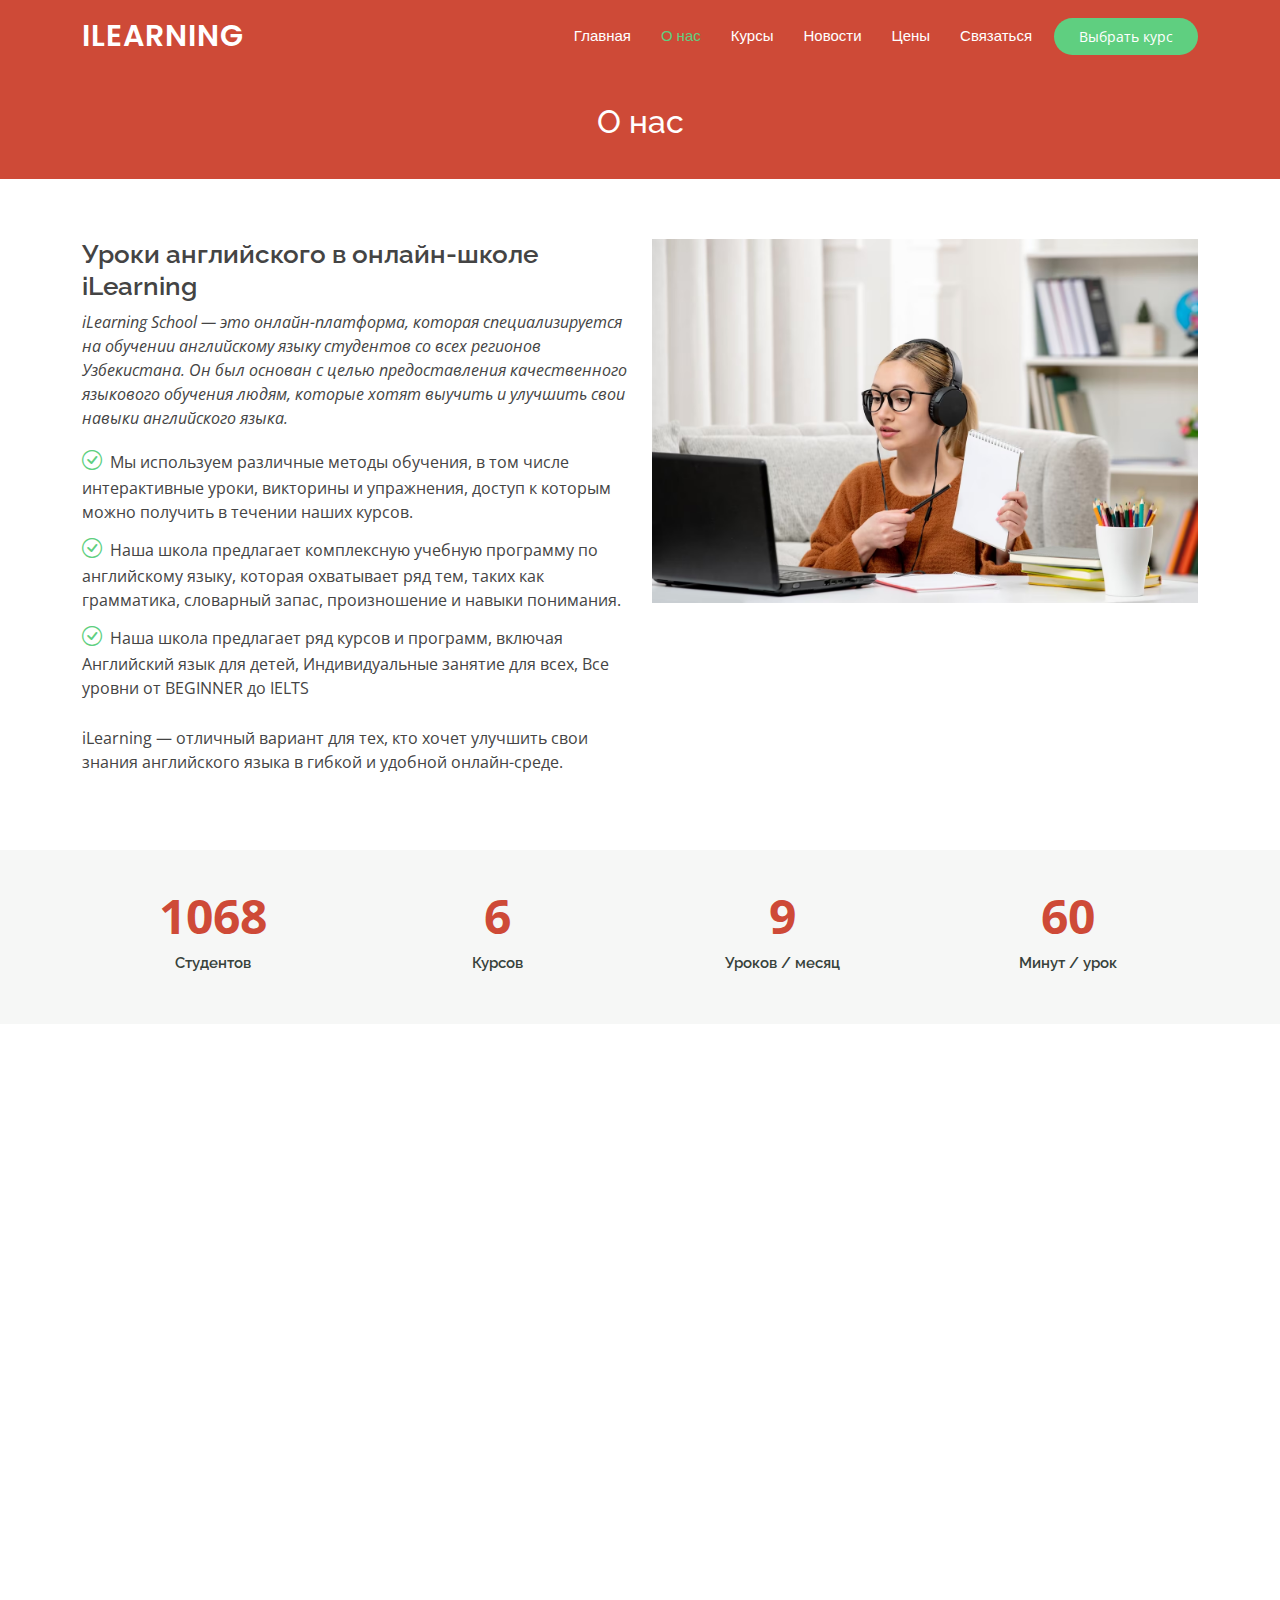
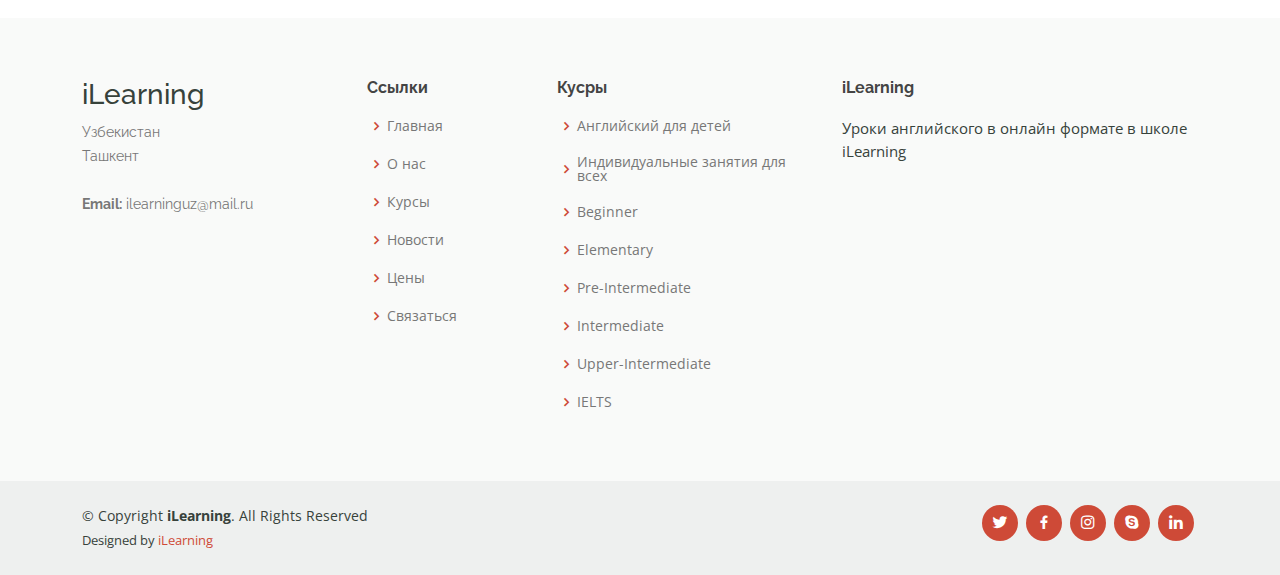
<file: about.html>
<!DOCTYPE html><html lang="en"><head> <meta charset="utf-8"> <meta content="width=device-width, initial-scale=1.0" name="viewport"> <title>iLearning</title> <meta content="" name="description"> <meta content="" name="keywords"> <!-- Favicons --> <link href="assets/img/favicon.png" rel="icon"> <link href="assets/img/apple-touch-icon.png" rel="apple-touch-icon"> <!-- Google Fonts --> <link href="https://fonts.googleapis.com/css?family=Open+Sans:300,300i,400,400i,600,600i,700,700i|Raleway:300,300i,400,400i,500,500i,600,600i,700,700i|Poppins:300,300i,400,400i,500,500i,600,600i,700,700i" rel="stylesheet"> <!-- Vendor CSS Files --> <link href="assets/vendor/animate.css/animate.min.css" rel="stylesheet"> <link href="assets/vendor/aos/aos.css" rel="stylesheet"> <link href="assets/vendor/bootstrap/css/bootstrap.min.css" rel="stylesheet"> <link href="assets/vendor/bootstrap-icons/bootstrap-icons.css" rel="stylesheet"> <link href="assets/vendor/boxicons/css/boxicons.min.css" rel="stylesheet"> <link href="assets/vendor/remixicon/remixicon.css" rel="stylesheet"> <link href="assets/vendor/swiper/swiper-bundle.min.css" rel="stylesheet"> <!-- Template Main CSS File --> <link href="assets/css/style.css" rel="stylesheet"> <!-- ======================================================= * Template Name: Mentor * Updated: May 30 2023 with Bootstrap v5.3.0 * Template URL: https://bootstrapmade.com/mentor-free-education-bootstrap-theme/ * Author: BootstrapMade.com * License: https://bootstrapmade.com/license/ ======================================================== --></head><body> <!-- ======= Header ======= --> <header id="header" class="fixed-top"> <div class="container d-flex align-items-center"> <h1 class="logo me-auto"><a href="index.html">iLearning</a></h1> <!-- Uncomment below if you prefer to use an image logo --> <!-- <a href="index.html" class="logo me-auto"><img src="assets/img/logo.png" alt="" class="img-fluid"></a>--> <nav id="navbar" class="navbar order-last order-lg-0"> <ul> <li><a href="index.html">Главная</a></li> <li><a class="active" href="about.html">О нас</a></li> <li><a href="courses.html">Курсы</a></li> <!-- <li><a href="trainers.html">Trainers</a></li> --> <li><a href="events.html">Новости</a></li> <li><a href="pricing.html">Цены</a></li> <!-- <li class="dropdown"><a href="#"><span>Drop Down</span> <i class="bi bi-chevron-down"></i></a> <ul> <li><a href="#">Drop Down 1</a></li> <li class="dropdown"><a href="#"><span>Deep Drop Down</span> <i class="bi bi-chevron-right"></i></a> <ul> <li><a href="#">Deep Drop Down 1</a></li> <li><a href="#">Deep Drop Down 2</a></li> <li><a href="#">Deep Drop Down 3</a></li> <li><a href="#">Deep Drop Down 4</a></li> <li><a href="#">Deep Drop Down 5</a></li> </ul> </li> <li><a href="#">Drop Down 2</a></li> <li><a href="#">Drop Down 3</a></li> <li><a href="#">Drop Down 4</a></li> </ul> </li> --> <li><a href="contact.html">Связаться</a></li> </ul> <i class="bi bi-list mobile-nav-toggle"></i> </nav><!-- .navbar --> <a href="courses.html" class="get-started-btn">Выбрать курс</a> </div> </header><!-- End Header --> <main id="main"> <!-- ======= Breadcrumbs ======= --> <div class="breadcrumbs" data-aos="fade-in"> <div class="container"> <h2>О нас</h2> </div> </div><!-- End Breadcrumbs --> <!-- ======= About Section ======= --> <section id="about" class="about"> <div class="container" data-aos="fade-up"> <div class="row"> <div class="col-lg-6 order-1 order-lg-2" data-aos="fade-left" data-aos-delay="100"> <img src="assets/img/online-school.avif" class="img-fluid" alt=""> </div> <div class="col-lg-6 pt-4 pt-lg-0 order-2 order-lg-1 content"> <h3>Уроки английского в онлайн-школе iLearning</h3> <p class="fst-italic"> iLearning School — это онлайн-платформа, которая специализируется на обучении английскому языку студентов со всех регионов Узбекистана. Он был основан с целью предоставления качественного языкового обучения людям, которые хотят выучить и улучшить свои навыки английского языка. </p> <ul> <li><i class="bi bi-check-circle"></i> Мы используем различные методы обучения, в том числе интерактивные уроки, викторины и упражнения, доступ к которым можно получить в течении наших курсов.</li> <li><i class="bi bi-check-circle"></i> Наша школа предлагает комплексную учебную программу по английскому языку, которая охватывает ряд тем, таких как грамматика, словарный запас, произношение и навыки понимания.</li> <li><i class="bi bi-check-circle"></i> Наша школа предлагает ряд курсов и программ, включая Английский язык для детей, Индивидуальные занятие для всех, Все уровни от BEGINNER до IELTS</li> </ul> <p> iLearning — отличный вариант для тех, кто хочет улучшить свои знания английского языка в гибкой и удобной онлайн-среде. </p> </div> </div> </div> </section><!-- End About Section --> <!-- ======= Counts Section ======= --> <section id="counts" class="counts section-bg"> <div class="container"> <div class="row counters"> <div class="col-lg-3 col-6 text-center"> <span data-purecounter-start="0" data-purecounter-end="1424" data-purecounter-duration="1" class="purecounter"></span> <p>Студентов</p> </div> <div class="col-lg-3 col-6 text-center"> <span data-purecounter-start="0" data-purecounter-end="8" data-purecounter-duration="1" class="purecounter"></span> <p>Курсов</p> </div> <div class="col-lg-3 col-6 text-center"> <span data-purecounter-start="0" data-purecounter-end="12" data-purecounter-duration="1" class="purecounter"></span> <p>Уроков / месяц</p> </div> <div class="col-lg-3 col-6 text-center"> <span data-purecounter-start="0" data-purecounter-end="80" data-purecounter-duration="1" class="purecounter"></span> <p>Минут / урок</p> </div> </div> </div> </section><!-- End Counts Section --> <!-- ======= Testimonials Section ======= --> <section id="testimonials" class="testimonials"> <div class="container" data-aos="fade-up"> <div class="section-title"> <h2>Отзывы</h2> <p>Что говорят наши студенты</p> </div> <div class="testimonials-slider swiper" data-aos="fade-up" data-aos-delay="100"> <div class="swiper-wrapper"> <div class="swiper-slide"> <div class="testimonial-wrap"> <div class="testimonial-item"> <img src="assets/img/testimonials/testimonials-1.jpg" class="testimonial-img" alt=""> <h3>Saul Goodman</h3> <h4>Ceo &amp; Founder</h4> <p> <i class="bx bxs-quote-alt-left quote-icon-left"></i> Proin iaculis purus consequat sem cure digni ssim donec porttitora entum suscipit rhoncus. Accusantium quam, ultricies eget id, aliquam eget nibh et. Maecen aliquam, risus at semper. <i class="bx bxs-quote-alt-right quote-icon-right"></i> </p> </div> </div> </div><!-- End testimonial item --> <div class="swiper-slide"> <div class="testimonial-wrap"> <div class="testimonial-item"> <img src="assets/img/testimonials/testimonials-2.jpg" class="testimonial-img" alt=""> <h3>Sara Wilsson</h3> <h4>Designer</h4> <p> <i class="bx bxs-quote-alt-left quote-icon-left"></i> Export tempor illum tamen malis malis eram quae irure esse labore quem cillum quid cillum eram malis quorum velit fore eram velit sunt aliqua noster fugiat irure amet legam anim culpa. <i class="bx bxs-quote-alt-right quote-icon-right"></i> </p> </div> </div> </div><!-- End testimonial item --> <div class="swiper-slide"> <div class="testimonial-wrap"> <div class="testimonial-item"> <img src="assets/img/testimonials/testimonials-3.jpg" class="testimonial-img" alt=""> <h3>Jena Karlis</h3> <h4>Store Owner</h4> <p> <i class="bx bxs-quote-alt-left quote-icon-left"></i> Enim nisi quem export duis labore cillum quae magna enim sint quorum nulla quem veniam duis minim tempor labore quem eram duis noster aute amet eram fore quis sint minim. <i class="bx bxs-quote-alt-right quote-icon-right"></i> </p> </div> </div> </div><!-- End testimonial item --> <div class="swiper-slide"> <div class="testimonial-wrap"> <div class="testimonial-item"> <img src="assets/img/testimonials/testimonials-4.jpg" class="testimonial-img" alt=""> <h3>Matt Brandon</h3> <h4>Freelancer</h4> <p> <i class="bx bxs-quote-alt-left quote-icon-left"></i> Fugiat enim eram quae cillum dolore dolor amet nulla culpa multos export minim fugiat minim velit minim dolor enim duis veniam ipsum anim magna sunt elit fore quem dolore labore illum veniam. <i class="bx bxs-quote-alt-right quote-icon-right"></i> </p> </div> </div> </div><!-- End testimonial item --> <div class="swiper-slide"> <div class="testimonial-wrap"> <div class="testimonial-item"> <img src="assets/img/testimonials/testimonials-5.jpg" class="testimonial-img" alt=""> <h3>John Larson</h3> <h4>Entrepreneur</h4> <p> <i class="bx bxs-quote-alt-left quote-icon-left"></i> Quis quorum aliqua sint quem legam fore sunt eram irure aliqua veniam tempor noster veniam enim culpa labore duis sunt culpa nulla illum cillum fugiat legam esse veniam culpa fore nisi cillum quid. <i class="bx bxs-quote-alt-right quote-icon-right"></i> </p> </div> </div> </div><!-- End testimonial item --> </div> <div class="swiper-pagination"></div> </div> </div> </section><!-- End Testimonials Section --> </main><!-- End #main --> <!-- ======= Footer ======= --> <footer id="footer"> <div class="footer-top"> <div class="container"> <div class="row"> <div class="col-lg-3 col-md-6 footer-contact"> <h3>iLearning</h3> <p> Узбекистан<br> Ташкент<br><br> <!-- <strong>Phone:</strong> +1 5589 55488 55<br> --> <strong>Email:</strong> ilearninguz@mail.ru<br> </p> </div> <div class="col-lg-2 col-md-6 footer-links"> <h4>Ссылки</h4> <ul> <li><i class="bx bx-chevron-right"></i> <a href="#">Главная</a></li> <li><i class="bx bx-chevron-right"></i> <a href="#">О нас</a></li> <li><i class="bx bx-chevron-right"></i> <a href="#">Курсы</a></li> <li><i class="bx bx-chevron-right"></i> <a href="#">Новости</a></li> <li><i class="bx bx-chevron-right"></i> <a href="#">Цены</a></li> <li><i class="bx bx-chevron-right"></i> <a href="#">Связаться</a></li> </ul> </div> <div class="col-lg-3 col-md-6 footer-links"> <h4>Кусры</h4> <ul> <li><i class="bx bx-chevron-right"></i> <a href="#">Английский для детей</a></li> <li><i class="bx bx-chevron-right"></i> <a href="#">Индивидуальные занятия для всех</a></li> <li><i class="bx bx-chevron-right"></i> <a href="#">Beginner</a></li> <li><i class="bx bx-chevron-right"></i> <a href="#">Elementary</a></li> <li><i class="bx bx-chevron-right"></i> <a href="#">Pre-Intermediate</a></li> <li><i class="bx bx-chevron-right"></i> <a href="#">Intermediate</a></li> <li><i class="bx bx-chevron-right"></i> <a href="#">Upper-Intermediate</a></li> <li><i class="bx bx-chevron-right"></i> <a href="#">IELTS</a></li> </ul> </div> <div class="col-lg-4 col-md-6 footer-newsletter"> <h4>iLearning</h4> <p>Уроки английского в онлайн формате в школе iLearning </p> </div> </div> </div> </div> <div class="container d-md-flex py-4"> <div class="me-md-auto text-center text-md-start"> <div class="copyright"> &copy; Copyright <strong><span>iLearning</span></strong>. All Rights Reserved </div> <div class="credits"> <!-- All the links in the footer should remain intact. --> <!-- You can delete the links only if you purchased the pro version. --> <!-- Licensing information: https://bootstrapmade.com/license/ --> <!-- Purchase the pro version with working PHP/AJAX contact form: https://bootstrapmade.com/mentor-free-education-bootstrap-theme/ --> Designed by <a href="#">iLearning</a> </div> </div> <div class="social-links text-center text-md-right pt-3 pt-md-0"> <a href="#" class="twitter"><i class="bx bxl-twitter"></i></a> <a href="#" class="facebook"><i class="bx bxl-facebook"></i></a> <a href="#" class="instagram"><i class="bx bxl-instagram"></i></a> <a href="#" class="google-plus"><i class="bx bxl-skype"></i></a> <a href="#" class="linkedin"><i class="bx bxl-linkedin"></i></a> </div> </div> </footer><!-- End Footer --> <div id="preloader"></div> <a href="#" class="back-to-top d-flex align-items-center justify-content-center"><i class="bi bi-arrow-up-short"></i></a> <!-- Vendor JS Files --> <script src="assets/vendor/purecounter/purecounter_vanilla.js"></script> <script src="assets/vendor/aos/aos.js"></script> <script src="assets/vendor/bootstrap/js/bootstrap.bundle.min.js"></script> <script src="assets/vendor/swiper/swiper-bundle.min.js"></script> <script src="assets/vendor/php-email-form/validate.js"></script> <!-- Template Main JS File --> <script src="assets/js/main.js"></script></body></html>
</file>
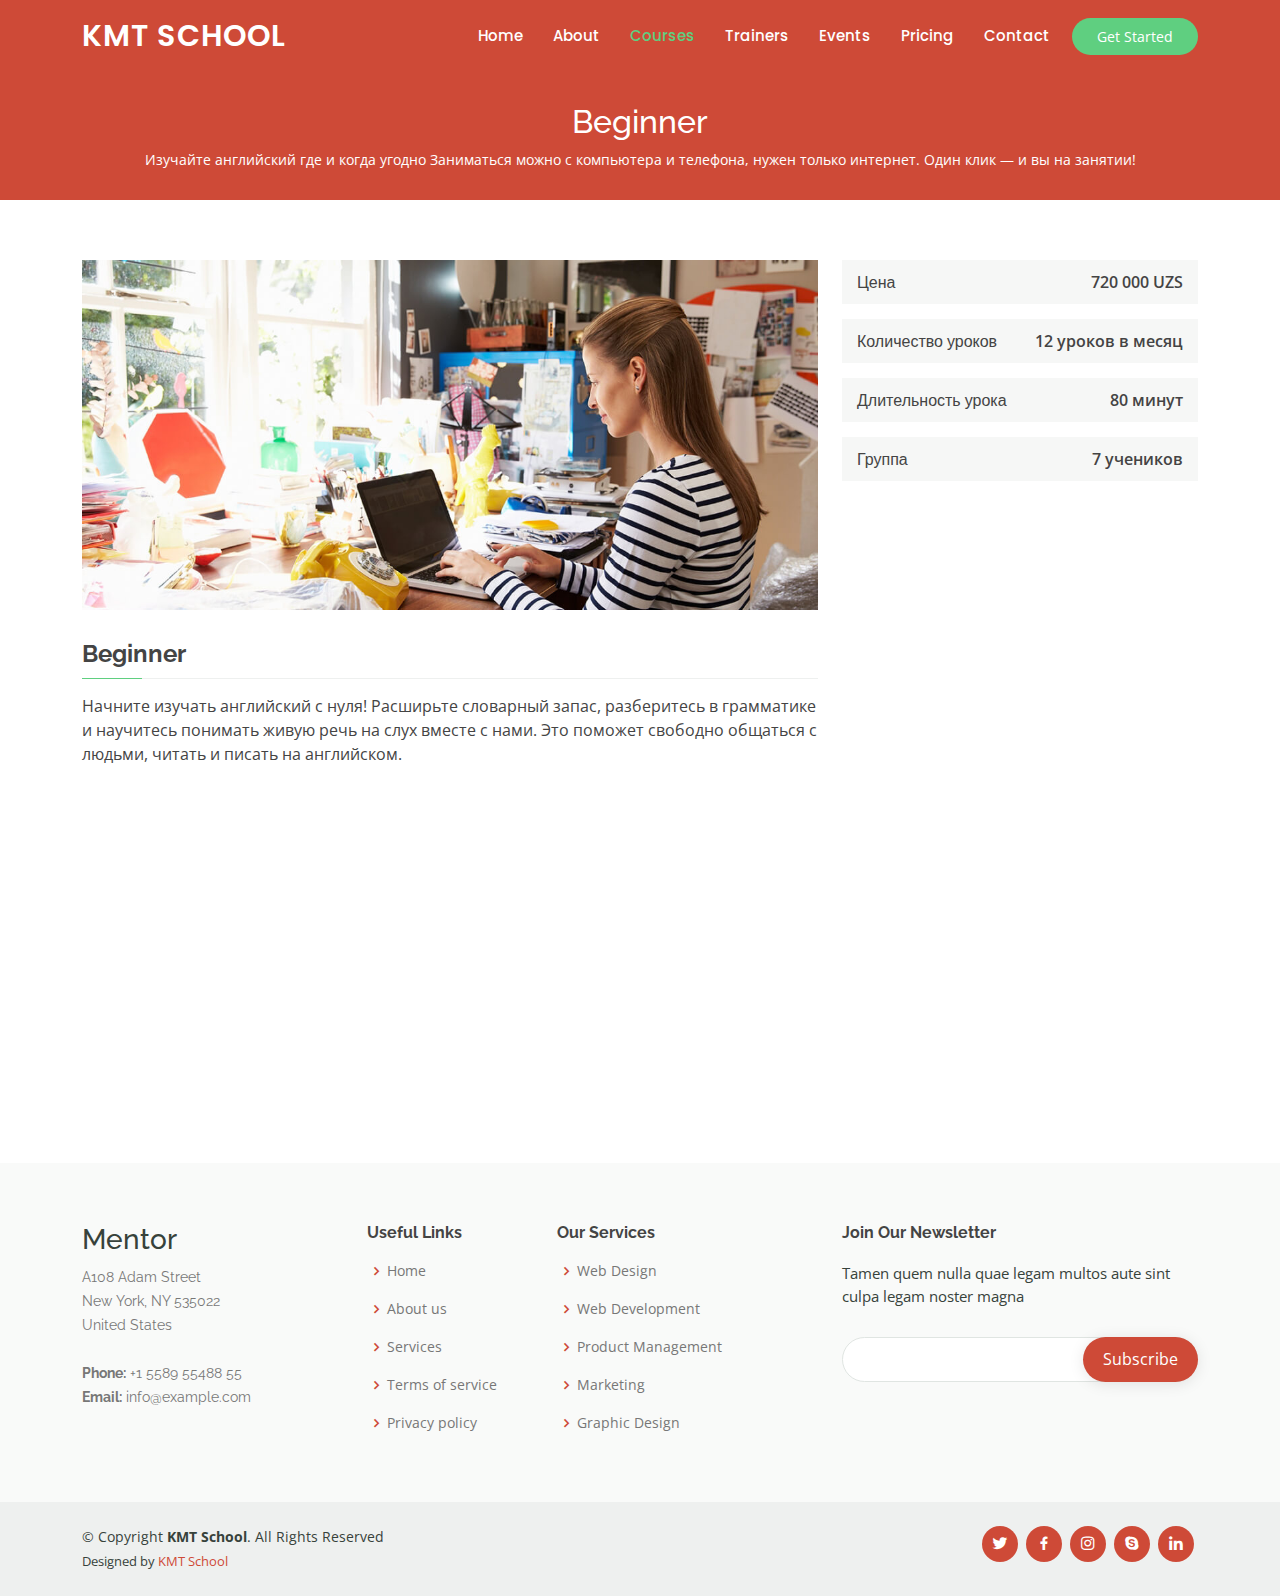
<file: beginner.html>
<!DOCTYPE html><html lang="en"><head> <meta charset="utf-8"> <meta content="width=device-width, initial-scale=1.0" name="viewport"> <title>KMT School</title> <meta content="" name="description"> <meta content="" name="keywords"> <!-- Favicons --> <link href="assets/img/favicon.png" rel="icon"> <link href="assets/img/apple-touch-icon.png" rel="apple-touch-icon"> <!-- Google Fonts --> <link href="https://fonts.googleapis.com/css?family=Open+Sans:300,300i,400,400i,600,600i,700,700i|Raleway:300,300i,400,400i,500,500i,600,600i,700,700i|Poppins:300,300i,400,400i,500,500i,600,600i,700,700i" rel="stylesheet"> <!-- Vendor CSS Files --> <link href="assets/vendor/animate.css/animate.min.css" rel="stylesheet"> <link href="assets/vendor/aos/aos.css" rel="stylesheet"> <link href="assets/vendor/bootstrap/css/bootstrap.min.css" rel="stylesheet"> <link href="assets/vendor/bootstrap-icons/bootstrap-icons.css" rel="stylesheet"> <link href="assets/vendor/boxicons/css/boxicons.min.css" rel="stylesheet"> <link href="assets/vendor/remixicon/remixicon.css" rel="stylesheet"> <link href="assets/vendor/swiper/swiper-bundle.min.css" rel="stylesheet"> <!-- Template Main CSS File --> <link href="assets/css/style.css" rel="stylesheet"> <!-- ======================================================= * Template Name: Mentor * Updated: May 30 2023 with Bootstrap v5.3.0 * Template URL: https://bootstrapmade.com/mentor-free-education-bootstrap-theme/ * Author: BootstrapMade.com * License: https://bootstrapmade.com/license/ ======================================================== --></head><body> <!-- ======= Header ======= --> <header id="header" class="fixed-top"> <div class="container d-flex align-items-center"> <h1 class="logo me-auto"><a href="index.html">KMT School</a></h1> <!-- Uncomment below if you prefer to use an image logo --> <!-- <a href="index.html" class="logo me-auto"><img src="assets/img/logo.png" alt="" class="img-fluid"></a>--> <nav id="navbar" class="navbar order-last order-lg-0"> <ul> <li><a href="index.html">Home</a></li> <li><a href="about.html">About</a></li> <li><a class="active" href="courses.html">Courses</a></li> <li><a href="trainers.html">Trainers</a></li> <li><a href="events.html">Events</a></li> <li><a href="pricing.html">Pricing</a></li> <!-- <li class="dropdown"><a href="#"><span>Drop Down</span> <i class="bi bi-chevron-down"></i></a> <ul> <li><a href="#">Drop Down 1</a></li> <li class="dropdown"><a href="#"><span>Deep Drop Down</span> <i class="bi bi-chevron-right"></i></a> <ul> <li><a href="#">Deep Drop Down 1</a></li> <li><a href="#">Deep Drop Down 2</a></li> <li><a href="#">Deep Drop Down 3</a></li> <li><a href="#">Deep Drop Down 4</a></li> <li><a href="#">Deep Drop Down 5</a></li> </ul> </li> <li><a href="#">Drop Down 2</a></li> <li><a href="#">Drop Down 3</a></li> <li><a href="#">Drop Down 4</a></li> </ul> </li> --> <li><a href="contact.html">Contact</a></li> </ul> <i class="bi bi-list mobile-nav-toggle"></i> </nav><!-- .navbar --> <a href="courses.html" class="get-started-btn">Get Started</a> </div> </header><!-- End Header --> <main id="main"> <!-- ======= Breadcrumbs ======= --> <div class="breadcrumbs" data-aos="fade-in"> <div class="container"> <h2>Beginner</h2> <p>Изучайте английский где и когда угодно Заниматься можно с компьютера и телефона, нужен только интернет. Один клик — и вы на занятии!</p> </div> </div> <!-- ======= Cource Details Section ======= --> <section id="course-details" class="course-details"> <div class="container" data-aos="fade-up"> <div class="row"> <div class="col-lg-8"> <img src="assets/img/course-details.jpg" class="img-fluid" alt=""> <h3>Beginner</h3> <p> Начните изучать английский с нуля! Расширьте словарный запас, разберитесь в грамматике и научитесь понимать живую речь на слух вместе с нами. Это поможет свободно общаться с людьми, читать и писать на английском. </p> </div> <div class="col-lg-4"> <!-- <div class="course-info d-flex justify-content-between align-items-center"> <h5>Trainer</h5> <p><a href="#">Walter White</a></p> </div> --> <div class="course-info d-flex justify-content-between align-items-center"> <h5>Цена</h5> <p>720 000 UZS</p> </div> <div class="course-info d-flex justify-content-between align-items-center"> <h5>Количество уроков</h5> <p>12 уроков в месяц</p> </div> <div class="course-info d-flex justify-content-between align-items-center"> <h5>Длительность урока</h5> <p>80 минут</p> </div> <div class="course-info d-flex justify-content-between align-items-center"> <h5>Группа</h5> <p>7 учеников</p> </div> </div> </div> </div> </section><!-- End Cource Details Section --> <!-- ======= Cource Details Tabs Section ======= --> <section id="cource-details-tabs" class="cource-details-tabs"> <div class="container" data-aos="fade-up"> <div class="row"> <div class="col-lg-3"> <ul class="nav nav-tabs flex-column"> <li class="nav-item"> <a class="nav-link active show" data-bs-toggle="tab" href="#tab-1">Длительность курса</a> </li> <li class="nav-item"> <a class="nav-link" data-bs-toggle="tab" href="#tab-2">Middle and Final Exams</a> </li> <li class="nav-item"> <a class="nav-link" data-bs-toggle="tab" href="#tab-3">Pariatur explicabo vel</a> </li> <li class="nav-item"> <a class="nav-link" data-bs-toggle="tab" href="#tab-4">Nostrum qui quasi</a> </li> <li class="nav-item"> <a class="nav-link" data-bs-toggle="tab" href="#tab-5">Iusto ut expedita aut</a> </li> </ul> </div> <div class="col-lg-9 mt-4 mt-lg-0"> <div class="tab-content"> <div class="tab-pane active show" id="tab-1"> <div class="row"> <div class="col-lg-8 details order-2 order-lg-1"> <h3>Длительность курса Beginner</h3> <p class="fst-italic">Длительность курса составляет 3 месяца</p> <p>Именно на этом уровне происходит первое знакомство с английским языком, а значит, закладывается ваше отношение к нему. За три месяца у вас будет 36 уроков. А также в течение курса вам будет необходимо пройти 2 внутренних экзамена Middle and Final Exam</p> </div> <div class="col-lg-4 text-center order-1 order-lg-2"> <img src="assets/img/course-details-tab-1.png" alt="" class="img-fluid"> </div> </div> </div> <div class="tab-pane" id="tab-2"> <div class="row"> <div class="col-lg-8 details order-2 order-lg-1"> <h3>Middle and Final exams</h3> <p class="fst-italic">Промежуточный и Финальный Экзамен</p> <p>В течении курса у вас будет два экзамена для того чтобы проверить ваше усвоение определенного курса. Через 1.5 месяца с начало определенного курса у вас будет Middle Exam в котором вы сдадите Main Part (Grammar, Vocabulary, Reading and Listening) и Speaking Part (Presentation). Затем у вас будет Final Exam в самом конце определенного курса где вам нужно будет снова сдать экзамен Main Part (Grammar, Vocabulary, Reading and Listening) и Speaking Part (Interview)</p> </div> <div class="col-lg-4 text-center order-1 order-lg-2"> <img src="assets/img/course-details-tab-2.png" alt="" class="img-fluid"> </div> </div> </div> <div class="tab-pane" id="tab-3"> <div class="row"> <div class="col-lg-8 details order-2 order-lg-1"> <h3>Impedit facilis occaecati odio neque aperiam sit</h3> <p class="fst-italic">Eos voluptatibus quo. Odio similique illum id quidem non enim fuga. Qui natus non sunt dicta dolor et. In asperiores velit quaerat perferendis aut</p> <p>Iure officiis odit rerum. Harum sequi eum illum corrupti culpa veritatis quisquam. Neque necessitatibus illo rerum eum ut. Commodi ipsam minima molestiae sed laboriosam a iste odio. Earum odit nesciunt fugiat sit ullam. Soluta et harum voluptatem optio quae</p> </div> <div class="col-lg-4 text-center order-1 order-lg-2"> <img src="assets/img/course-details-tab-3.png" alt="" class="img-fluid"> </div> </div> </div> <div class="tab-pane" id="tab-4"> <div class="row"> <div class="col-lg-8 details order-2 order-lg-1"> <h3>Fuga dolores inventore laboriosam ut est accusamus laboriosam dolore</h3> <p class="fst-italic">Totam aperiam accusamus. Repellat consequuntur iure voluptas iure porro quis delectus</p> <p>Eaque consequuntur consequuntur libero expedita in voluptas. Nostrum ipsam necessitatibus aliquam fugiat debitis quis velit. Eum ex maxime error in consequatur corporis atque. Eligendi asperiores sed qui veritatis aperiam quia a laborum inventore</p> </div> <div class="col-lg-4 text-center order-1 order-lg-2"> <img src="assets/img/course-details-tab-4.png" alt="" class="img-fluid"> </div> </div> </div> <div class="tab-pane" id="tab-5"> <div class="row"> <div class="col-lg-8 details order-2 order-lg-1"> <h3>Est eveniet ipsam sindera pad rone matrelat sando reda</h3> <p class="fst-italic">Omnis blanditiis saepe eos autem qui sunt debitis porro quia.</p> <p>Exercitationem nostrum omnis. Ut reiciendis repudiandae minus. Omnis recusandae ut non quam ut quod eius qui. Ipsum quia odit vero atque qui quibusdam amet. Occaecati sed est sint aut vitae molestiae voluptate vel</p> </div> <div class="col-lg-4 text-center order-1 order-lg-2"> <img src="assets/img/course-details-tab-5.png" alt="" class="img-fluid"> </div> </div> </div> </div> </div> </div> </div> </section><!-- End Cource Details Tabs Section --> </main><!-- End #main --> <!-- ======= Footer ======= --> <footer id="footer"> <div class="footer-top"> <div class="container"> <div class="row"> <div class="col-lg-3 col-md-6 footer-contact"> <h3>Mentor</h3> <p> A108 Adam Street <br> New York, NY 535022<br> United States <br><br> <strong>Phone:</strong> +1 5589 55488 55<br> <strong>Email:</strong> info@example.com<br> </p> </div> <div class="col-lg-2 col-md-6 footer-links"> <h4>Useful Links</h4> <ul> <li><i class="bx bx-chevron-right"></i> <a href="#">Home</a></li> <li><i class="bx bx-chevron-right"></i> <a href="#">About us</a></li> <li><i class="bx bx-chevron-right"></i> <a href="#">Services</a></li> <li><i class="bx bx-chevron-right"></i> <a href="#">Terms of service</a></li> <li><i class="bx bx-chevron-right"></i> <a href="#">Privacy policy</a></li> </ul> </div> <div class="col-lg-3 col-md-6 footer-links"> <h4>Our Services</h4> <ul> <li><i class="bx bx-chevron-right"></i> <a href="#">Web Design</a></li> <li><i class="bx bx-chevron-right"></i> <a href="#">Web Development</a></li> <li><i class="bx bx-chevron-right"></i> <a href="#">Product Management</a></li> <li><i class="bx bx-chevron-right"></i> <a href="#">Marketing</a></li> <li><i class="bx bx-chevron-right"></i> <a href="#">Graphic Design</a></li> </ul> </div> <div class="col-lg-4 col-md-6 footer-newsletter"> <h4>Join Our Newsletter</h4> <p>Tamen quem nulla quae legam multos aute sint culpa legam noster magna</p> <form action="" method="post"> <input type="email" name="email"><input type="submit" value="Subscribe"> </form> </div> </div> </div> </div> <div class="container d-md-flex py-4"> <div class="me-md-auto text-center text-md-start"> <div class="copyright"> &copy; Copyright <strong><span>KMT School</span></strong>. All Rights Reserved </div> <div class="credits"> <!-- All the links in the footer should remain intact. --> <!-- You can delete the links only if you purchased the pro version. --> <!-- Licensing information: https://bootstrapmade.com/license/ --> <!-- Purchase the pro version with working PHP/AJAX contact form: https://bootstrapmade.com/mentor-free-education-bootstrap-theme/ --> Designed by <a href="#">KMT School</a> </div> </div> <div class="social-links text-center text-md-right pt-3 pt-md-0"> <a href="#" class="twitter"><i class="bx bxl-twitter"></i></a> <a href="#" class="facebook"><i class="bx bxl-facebook"></i></a> <a href="#" class="instagram"><i class="bx bxl-instagram"></i></a> <a href="#" class="google-plus"><i class="bx bxl-skype"></i></a> <a href="#" class="linkedin"><i class="bx bxl-linkedin"></i></a> </div> </div> </footer><!-- End Footer --> <div id="preloader"></div> <a href="#" class="back-to-top d-flex align-items-center justify-content-center"><i class="bi bi-arrow-up-short"></i></a> <!-- Vendor JS Files --> <script src="assets/vendor/purecounter/purecounter_vanilla.js"></script> <script src="assets/vendor/aos/aos.js"></script> <script src="assets/vendor/bootstrap/js/bootstrap.bundle.min.js"></script> <script src="assets/vendor/swiper/swiper-bundle.min.js"></script> <script src="assets/vendor/php-email-form/validate.js"></script> <!-- Template Main JS File --> <script src="assets/js/main.js"></script></body></html>
</file>
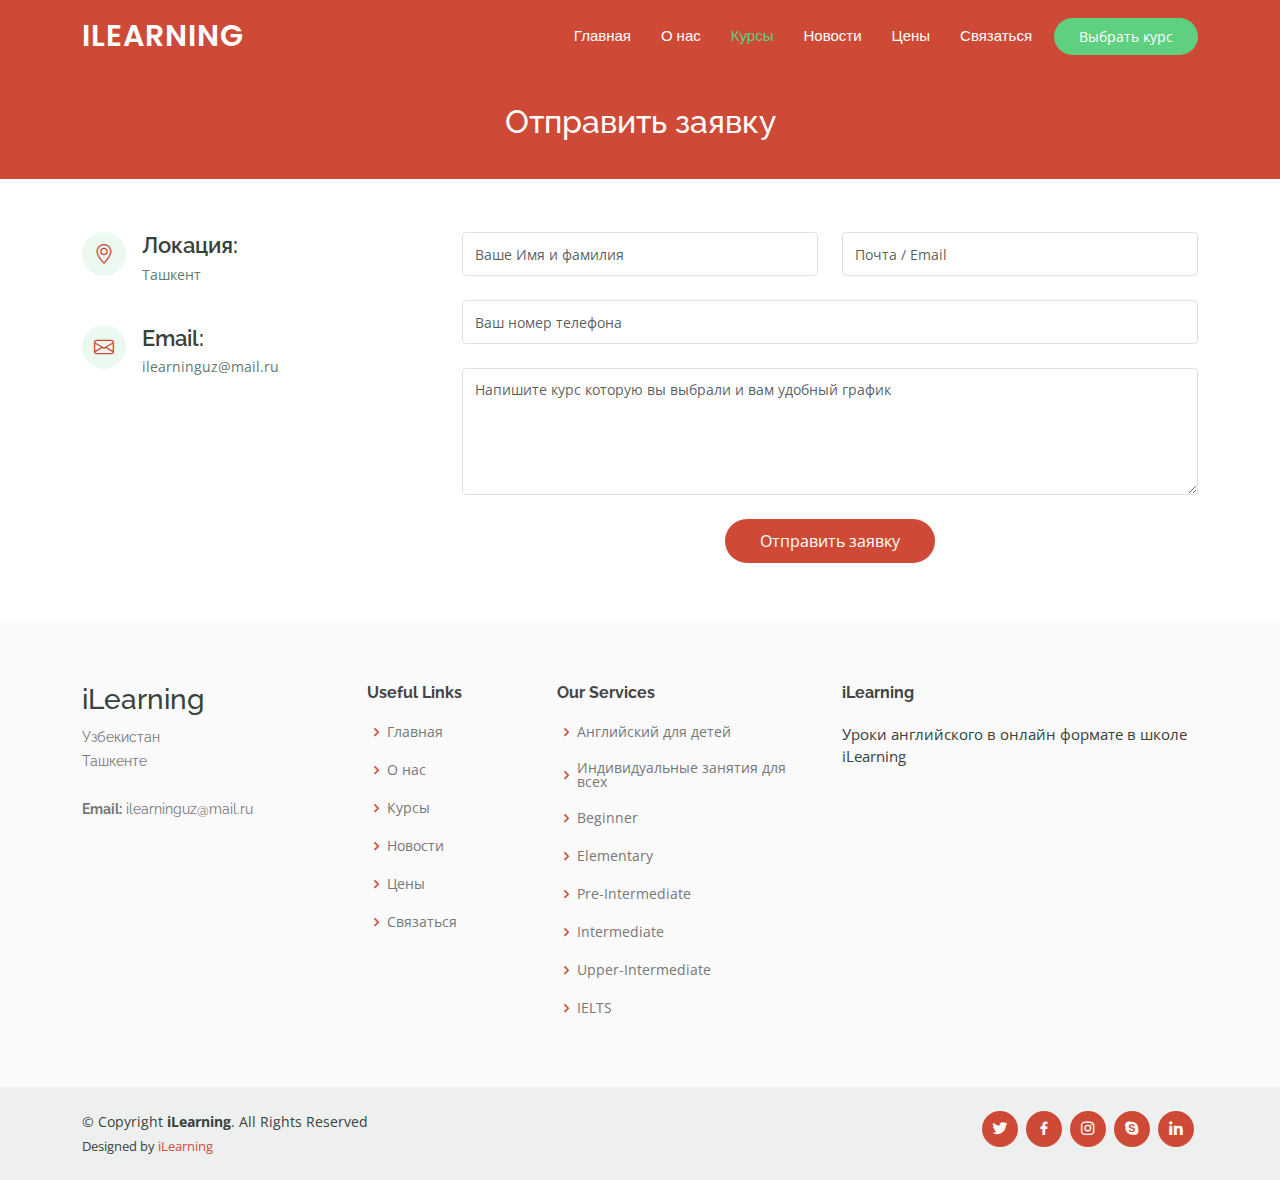
<file: contact.html>
<!DOCTYPE html><html lang="en"><head> <meta charset="utf-8"> <meta content="width=device-width, initial-scale=1.0" name="viewport"> <title>iLearning</title> <meta content="" name="description"> <meta content="" name="keywords"> <!-- Favicons --> <link href="assets/img/favicon.png" rel="icon"> <link href="assets/img/apple-touch-icon.png" rel="apple-touch-icon"> <!-- Google Fonts --> <link href="https://fonts.googleapis.com/css?family=Open+Sans:300,300i,400,400i,600,600i,700,700i|Raleway:300,300i,400,400i,500,500i,600,600i,700,700i|Poppins:300,300i,400,400i,500,500i,600,600i,700,700i" rel="stylesheet"> <!-- Vendor CSS Files --> <link href="assets/vendor/animate.css/animate.min.css" rel="stylesheet"> <link href="assets/vendor/aos/aos.css" rel="stylesheet"> <link href="assets/vendor/bootstrap/css/bootstrap.min.css" rel="stylesheet"> <link href="assets/vendor/bootstrap-icons/bootstrap-icons.css" rel="stylesheet"> <link href="assets/vendor/boxicons/css/boxicons.min.css" rel="stylesheet"> <link href="assets/vendor/remixicon/remixicon.css" rel="stylesheet"> <link href="assets/vendor/swiper/swiper-bundle.min.css" rel="stylesheet"> <!-- Template Main CSS File --> <link href="assets/css/style.css" rel="stylesheet"> <!-- ======================================================= * Template Name: Mentor * Updated: May 30 2023 with Bootstrap v5.3.0 * Template URL: https://bootstrapmade.com/mentor-free-education-bootstrap-theme/ * Author: BootstrapMade.com * License: https://bootstrapmade.com/license/ ======================================================== --></head><body> <!-- ======= Header ======= --> <header id="header" class="fixed-top"> <div class="container d-flex align-items-center"> <h1 class="logo me-auto"><a href="index.html">iLearning</a></h1> <!-- Uncomment below if you prefer to use an image logo --> <!-- <a href="index.html" class="logo me-auto"><img src="assets/img/logo.png" alt="" class="img-fluid"></a>--> <nav id="navbar" class="navbar order-last order-lg-0"> <ul> <li><a href="index.html">Главная</a></li> <li><a href="about.html">О нас</a></li> <li><a class="active" href="courses.html">Курсы</a></li> <!-- <li><a href="trainers.html">Trainers</a></li> --> <li><a href="events.html">Новости</a></li> <li><a href="pricing.html">Цены</a></li> <!-- <li class="dropdown"><a href="#"><span>Drop Down</span> <i class="bi bi-chevron-down"></i></a> <ul> <li><a href="#">Drop Down 1</a></li> <li class="dropdown"><a href="#"><span>Deep Drop Down</span> <i class="bi bi-chevron-right"></i></a> <ul> <li><a href="#">Deep Drop Down 1</a></li> <li><a href="#">Deep Drop Down 2</a></li> <li><a href="#">Deep Drop Down 3</a></li> <li><a href="#">Deep Drop Down 4</a></li> <li><a href="#">Deep Drop Down 5</a></li> </ul> </li> <li><a href="#">Drop Down 2</a></li> <li><a href="#">Drop Down 3</a></li> <li><a href="#">Drop Down 4</a></li> </ul> </li> --> <li><a href="contact.html">Связаться</a></li> </ul> <i class="bi bi-list mobile-nav-toggle"></i> </nav><!-- .navbar --> <a href="courses.html" class="get-started-btn">Выбрать курс</a> </div> </header><!-- End Header --> <main id="main"> <!-- ======= Breadcrumbs ======= --> <div class="breadcrumbs" data-aos="fade-in"> <div class="container"> <h2>Отправить заявку</h2> </div> </div><!-- End Breadcrumbs --> <!-- ======= Contact Section ======= --> <section id="contact" class="contact"> <!-- <div data-aos="fade-up"> <iframe style="border:0; width: 100%; height: 350px;" src="https://www.google.com/maps/embed?pb=!1m14!1m8!1m3!1d12097.433213460943!2d-74.0062269!3d40.7101282!3m2!1i1024!2i768!4f13.1!3m3!1m2!1s0x0%3A0xb89d1fe6bc499443!2sDowntown+Conference+Center!5e0!3m2!1smk!2sbg!4v1539943755621" frameborder="0" allowfullscreen></iframe> </div> --> <div class="container" data-aos="fade-up"> <div class="row mt-5"> <div class="col-lg-4"> <div class="info"> <div class="address"> <i class="bi bi-geo-alt"></i> <h4>Локация:</h4> <p>Ташкент</p> </div> <div class="email"> <i class="bi bi-envelope"></i> <h4>Email:</h4> <p>ilearninguz@mail.ru</p> </div> </div> </div> <div class="col-lg-8 mt-5 mt-lg-0"> <form action="forms/contact.php" method="post" role="form" class="php-email-form"> <div class="row"> <div class="col-md-6 form-group"> <input type="text" name="name" class="form-control" id="name" placeholder="Ваше Имя и фамилия" required> </div> <div class="col-md-6 form-group mt-3 mt-md-0"> <input type="email" class="form-control" name="email" id="email" placeholder="Почта / Email" required> </div> </div> <div class="form-group mt-3"> <input type="tel" class="form-control" name="subject" id="subject" placeholder="Ваш номер телефона" required> </div> <div class="form-group mt-3"> <textarea class="form-control" name="message" rows="5" placeholder="Напишите курс которую вы выбрали и вам удобный график"></textarea> </div> <div class="my-3"> <div class="loading">Отправляется</div> <div class="error-message"></div> <div class="sent-message">Ваша завяка отправлено! Ждите ответа оператора.</div> </div> <div class="text-center"><button type="submit">Отправить заявку</button></div> </form> </div> </div> </div> </section><!-- End Contact Section --> </main><!-- End #main --> <!-- ======= Footer ======= --> <footer id="footer"> <div class="footer-top"> <div class="container"> <div class="row"> <div class="col-lg-3 col-md-6 footer-contact"> <h3>iLearning</h3> <p> Узбекистан <br> Ташкенте<br><br> <!-- <strong>Phone:</strong> +1 5589 55488 55<br> --> <strong>Email:</strong> ilearninguz@mail.ru<br> </p> </div> <div class="col-lg-2 col-md-6 footer-links"> <h4>Useful Links</h4> <ul> <li><i class="bx bx-chevron-right"></i> <a href="#">Главная</a></li> <li><i class="bx bx-chevron-right"></i> <a href="#">О нас</a></li> <li><i class="bx bx-chevron-right"></i> <a href="#">Курсы</a></li> <li><i class="bx bx-chevron-right"></i> <a href="#">Новости</a></li> <li><i class="bx bx-chevron-right"></i> <a href="#">Цены</a></li> <li><i class="bx bx-chevron-right"></i> <a href="#">Связаться</a></li> </ul> </div> <div class="col-lg-3 col-md-6 footer-links"> <h4>Our Services</h4> <ul> <li><i class="bx bx-chevron-right"></i> <a href="#">Английский для детей</a></li> <li><i class="bx bx-chevron-right"></i> <a href="#">Индивидуальные занятия для всех</a></li> <li><i class="bx bx-chevron-right"></i> <a href="#">Beginner</a></li> <li><i class="bx bx-chevron-right"></i> <a href="#">Elementary</a></li> <li><i class="bx bx-chevron-right"></i> <a href="#">Pre-Intermediate</a></li> <li><i class="bx bx-chevron-right"></i> <a href="#">Intermediate</a></li> <li><i class="bx bx-chevron-right"></i> <a href="#">Upper-Intermediate</a></li> <li><i class="bx bx-chevron-right"></i> <a href="#">IELTS</a></li> </ul> </div> <div class="col-lg-4 col-md-6 footer-newsletter"> <h4>iLearning</h4> <p>Уроки английского в онлайн формате в школе iLearning </p> </div> </div> </div> </div> <div class="container d-md-flex py-4"> <div class="me-md-auto text-center text-md-start"> <div class="copyright"> &copy; Copyright <strong><span>iLearning</span></strong>. All Rights Reserved </div> <div class="credits"> <!-- All the links in the footer should remain intact. --> <!-- You can delete the links only if you purchased the pro version. --> <!-- Licensing information: https://bootstrapmade.com/license/ --> <!-- Purchase the pro version with working PHP/AJAX contact form: https://bootstrapmade.com/mentor-free-education-bootstrap-theme/ --> Designed by <a href="#">iLearning</a> </div> </div> <div class="social-links text-center text-md-right pt-3 pt-md-0"> <a href="#" class="twitter"><i class="bx bxl-twitter"></i></a> <a href="#" class="facebook"><i class="bx bxl-facebook"></i></a> <a href="#" class="instagram"><i class="bx bxl-instagram"></i></a> <a href="#" class="google-plus"><i class="bx bxl-skype"></i></a> <a href="#" class="linkedin"><i class="bx bxl-linkedin"></i></a> </div> </div> </footer><!-- End Footer --> <div id="preloader"></div> <a href="#" class="back-to-top d-flex align-items-center justify-content-center"><i class="bi bi-arrow-up-short"></i></a> <!-- Vendor JS Files --> <script src="assets/vendor/purecounter/purecounter_vanilla.js"></script> <script src="assets/vendor/aos/aos.js"></script> <script src="assets/vendor/bootstrap/js/bootstrap.bundle.min.js"></script> <script src="assets/vendor/swiper/swiper-bundle.min.js"></script> <script src="assets/vendor/php-email-form/validate.js"></script> <!-- Template Main JS File --> <script src="assets/js/main.js"></script></body></html>
</file>
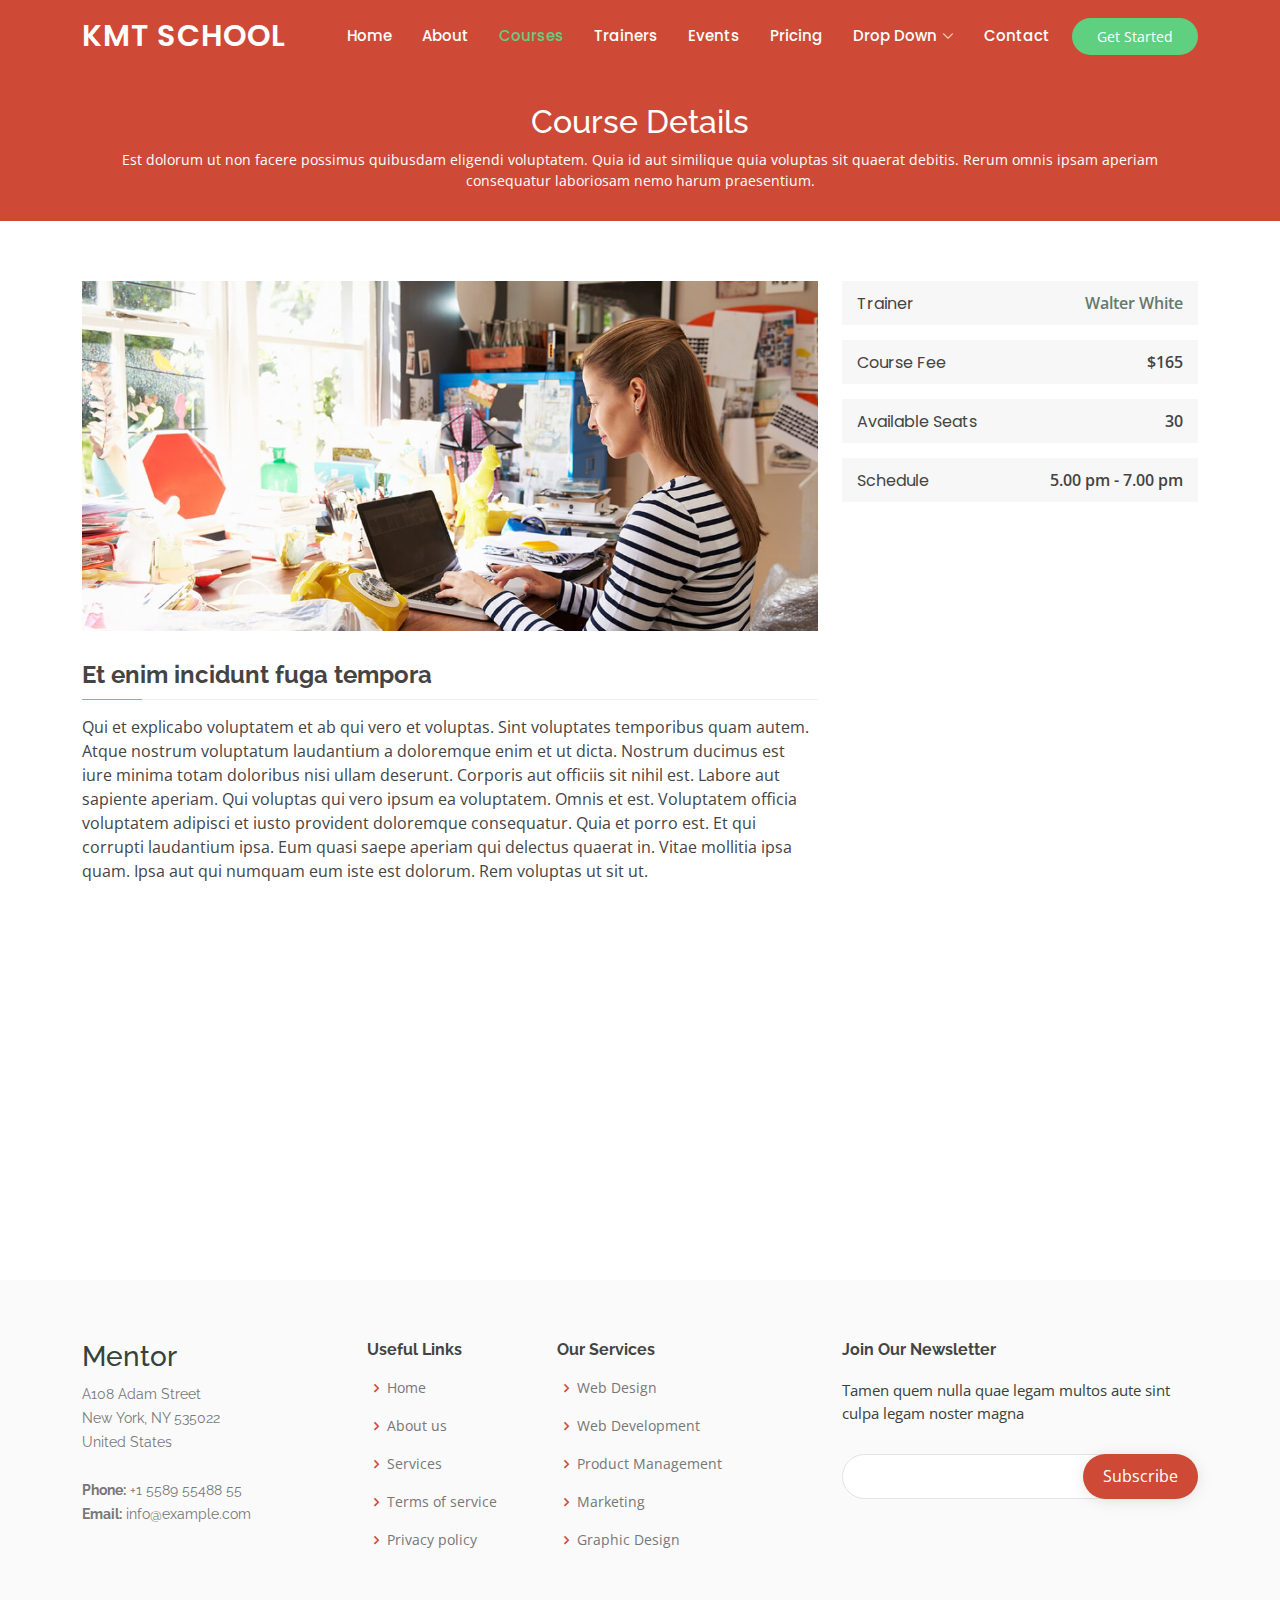
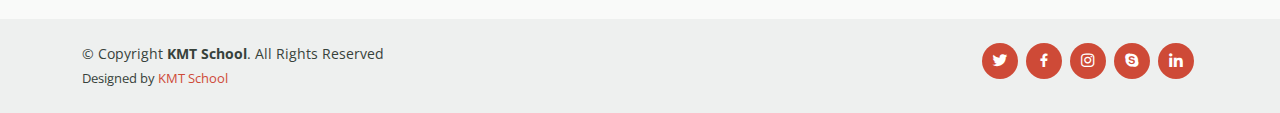
<file: course-details.html>
<!DOCTYPE html>
<html lang="en">

<head>
  <meta charset="utf-8">
  <meta content="width=device-width, initial-scale=1.0" name="viewport">

  <title>KMT School</title>
  <meta content="" name="description">
  <meta content="" name="keywords">

  <!-- Favicons -->
  <link href="assets/img/favicon.png" rel="icon">
  <link href="assets/img/apple-touch-icon.png" rel="apple-touch-icon">

  <!-- Google Fonts -->
  <link href="https://fonts.googleapis.com/css?family=Open+Sans:300,300i,400,400i,600,600i,700,700i|Raleway:300,300i,400,400i,500,500i,600,600i,700,700i|Poppins:300,300i,400,400i,500,500i,600,600i,700,700i" rel="stylesheet">

  <!-- Vendor CSS Files -->
  <link href="assets/vendor/animate.css/animate.min.css" rel="stylesheet">
  <link href="assets/vendor/aos/aos.css" rel="stylesheet">
  <link href="assets/vendor/bootstrap/css/bootstrap.min.css" rel="stylesheet">
  <link href="assets/vendor/bootstrap-icons/bootstrap-icons.css" rel="stylesheet">
  <link href="assets/vendor/boxicons/css/boxicons.min.css" rel="stylesheet">
  <link href="assets/vendor/remixicon/remixicon.css" rel="stylesheet">
  <link href="assets/vendor/swiper/swiper-bundle.min.css" rel="stylesheet">

  <!-- Template Main CSS File -->
  <link href="assets/css/style.css" rel="stylesheet">

  <!-- =======================================================
  * Template Name: Mentor
  * Updated: May 30 2023 with Bootstrap v5.3.0
  * Template URL: https://bootstrapmade.com/mentor-free-education-bootstrap-theme/
  * Author: BootstrapMade.com
  * License: https://bootstrapmade.com/license/
  ======================================================== -->
</head>

<body>

  <!-- ======= Header ======= -->
  <header id="header" class="fixed-top">
    <div class="container d-flex align-items-center">

      <h1 class="logo me-auto"><a href="index.html">KMT School</a></h1>
      <!-- Uncomment below if you prefer to use an image logo -->
      <!-- <a href="index.html" class="logo me-auto"><img src="assets/img/logo.png" alt="" class="img-fluid"></a>-->

      <nav id="navbar" class="navbar order-last order-lg-0">
        <ul>
          <li><a href="index.html">Home</a></li>
          <li><a href="about.html">About</a></li>
          <li><a class="active" href="courses.html">Courses</a></li>
          <li><a href="trainers.html">Trainers</a></li>
          <li><a href="events.html">Events</a></li>
          <li><a href="pricing.html">Pricing</a></li>

          <li class="dropdown"><a href="#"><span>Drop Down</span> <i class="bi bi-chevron-down"></i></a>
            <ul>
              <li><a href="#">Drop Down 1</a></li>
              <li class="dropdown"><a href="#"><span>Deep Drop Down</span> <i class="bi bi-chevron-right"></i></a>
                <ul>
                  <li><a href="#">Deep Drop Down 1</a></li>
                  <li><a href="#">Deep Drop Down 2</a></li>
                  <li><a href="#">Deep Drop Down 3</a></li>
                  <li><a href="#">Deep Drop Down 4</a></li>
                  <li><a href="#">Deep Drop Down 5</a></li>
                </ul>
              </li>
              <li><a href="#">Drop Down 2</a></li>
              <li><a href="#">Drop Down 3</a></li>
              <li><a href="#">Drop Down 4</a></li>
            </ul>
          </li>
          <li><a href="contact.html">Contact</a></li>
        </ul>
        <i class="bi bi-list mobile-nav-toggle"></i>
      </nav><!-- .navbar -->

      <a href="courses.html" class="get-started-btn">Get Started</a>

    </div>
  </header><!-- End Header -->

  <main id="main">

    <!-- ======= Breadcrumbs ======= -->
    <div class="breadcrumbs" data-aos="fade-in">
      <div class="container">
        <h2>Course Details</h2>
        <p>Est dolorum ut non facere possimus quibusdam eligendi voluptatem. Quia id aut similique quia voluptas sit quaerat debitis. Rerum omnis ipsam aperiam consequatur laboriosam nemo harum praesentium. </p>
      </div>
    </div><!-- End Breadcrumbs -->

    <!-- ======= Cource Details Section ======= -->
    <section id="course-details" class="course-details">
      <div class="container" data-aos="fade-up">

        <div class="row">
          <div class="col-lg-8">
            <img src="assets/img/course-details.jpg" class="img-fluid" alt="">
            <h3>Et enim incidunt fuga tempora</h3>
            <p>
              Qui et explicabo voluptatem et ab qui vero et voluptas. Sint voluptates temporibus quam autem. Atque nostrum voluptatum laudantium a doloremque enim et ut dicta. Nostrum ducimus est iure minima totam doloribus nisi ullam deserunt. Corporis aut officiis sit nihil est. Labore aut sapiente aperiam.
              Qui voluptas qui vero ipsum ea voluptatem. Omnis et est. Voluptatem officia voluptatem adipisci et iusto provident doloremque consequatur. Quia et porro est. Et qui corrupti laudantium ipsa.
              Eum quasi saepe aperiam qui delectus quaerat in. Vitae mollitia ipsa quam. Ipsa aut qui numquam eum iste est dolorum. Rem voluptas ut sit ut.
            </p>
          </div>
          <div class="col-lg-4">

            <div class="course-info d-flex justify-content-between align-items-center">
              <h5>Trainer</h5>
              <p><a href="#">Walter White</a></p>
            </div>

            <div class="course-info d-flex justify-content-between align-items-center">
              <h5>Course Fee</h5>
              <p>$165</p>
            </div>

            <div class="course-info d-flex justify-content-between align-items-center">
              <h5>Available Seats</h5>
              <p>30</p>
            </div>

            <div class="course-info d-flex justify-content-between align-items-center">
              <h5>Schedule</h5>
              <p>5.00 pm - 7.00 pm</p>
            </div>

          </div>
        </div>

      </div>
    </section><!-- End Cource Details Section -->

    <!-- ======= Cource Details Tabs Section ======= -->
    <section id="cource-details-tabs" class="cource-details-tabs">
      <div class="container" data-aos="fade-up">

        <div class="row">
          <div class="col-lg-3">
            <ul class="nav nav-tabs flex-column">
              <li class="nav-item">
                <a class="nav-link active show" data-bs-toggle="tab" href="#tab-1">Modi sit est</a>
              </li>
              <li class="nav-item">
                <a class="nav-link" data-bs-toggle="tab" href="#tab-2">Unde praesentium sed</a>
              </li>
              <li class="nav-item">
                <a class="nav-link" data-bs-toggle="tab" href="#tab-3">Pariatur explicabo vel</a>
              </li>
              <li class="nav-item">
                <a class="nav-link" data-bs-toggle="tab" href="#tab-4">Nostrum qui quasi</a>
              </li>
              <li class="nav-item">
                <a class="nav-link" data-bs-toggle="tab" href="#tab-5">Iusto ut expedita aut</a>
              </li>
            </ul>
          </div>
          <div class="col-lg-9 mt-4 mt-lg-0">
            <div class="tab-content">
              <div class="tab-pane active show" id="tab-1">
                <div class="row">
                  <div class="col-lg-8 details order-2 order-lg-1">
                    <h3>Architecto ut aperiam autem id</h3>
                    <p class="fst-italic">Qui laudantium consequatur laborum sit qui ad sapiente dila parde sonata raqer a videna mareta paulona marka</p>
                    <p>Et nobis maiores eius. Voluptatibus ut enim blanditiis atque harum sint. Laborum eos ipsum ipsa odit magni. Incidunt hic ut molestiae aut qui. Est repellat minima eveniet eius et quis magni nihil. Consequatur dolorem quaerat quos qui similique accusamus nostrum rem vero</p>
                  </div>
                  <div class="col-lg-4 text-center order-1 order-lg-2">
                    <img src="assets/img/course-details-tab-1.png" alt="" class="img-fluid">
                  </div>
                </div>
              </div>
              <div class="tab-pane" id="tab-2">
                <div class="row">
                  <div class="col-lg-8 details order-2 order-lg-1">
                    <h3>Et blanditiis nemo veritatis excepturi</h3>
                    <p class="fst-italic">Qui laudantium consequatur laborum sit qui ad sapiente dila parde sonata raqer a videna mareta paulona marka</p>
                    <p>Ea ipsum voluptatem consequatur quis est. Illum error ullam omnis quia et reiciendis sunt sunt est. Non aliquid repellendus itaque accusamus eius et velit ipsa voluptates. Optio nesciunt eaque beatae accusamus lerode pakto madirna desera vafle de nideran pal</p>
                  </div>
                  <div class="col-lg-4 text-center order-1 order-lg-2">
                    <img src="assets/img/course-details-tab-2.png" alt="" class="img-fluid">
                  </div>
                </div>
              </div>
              <div class="tab-pane" id="tab-3">
                <div class="row">
                  <div class="col-lg-8 details order-2 order-lg-1">
                    <h3>Impedit facilis occaecati odio neque aperiam sit</h3>
                    <p class="fst-italic">Eos voluptatibus quo. Odio similique illum id quidem non enim fuga. Qui natus non sunt dicta dolor et. In asperiores velit quaerat perferendis aut</p>
                    <p>Iure officiis odit rerum. Harum sequi eum illum corrupti culpa veritatis quisquam. Neque necessitatibus illo rerum eum ut. Commodi ipsam minima molestiae sed laboriosam a iste odio. Earum odit nesciunt fugiat sit ullam. Soluta et harum voluptatem optio quae</p>
                  </div>
                  <div class="col-lg-4 text-center order-1 order-lg-2">
                    <img src="assets/img/course-details-tab-3.png" alt="" class="img-fluid">
                  </div>
                </div>
              </div>
              <div class="tab-pane" id="tab-4">
                <div class="row">
                  <div class="col-lg-8 details order-2 order-lg-1">
                    <h3>Fuga dolores inventore laboriosam ut est accusamus laboriosam dolore</h3>
                    <p class="fst-italic">Totam aperiam accusamus. Repellat consequuntur iure voluptas iure porro quis delectus</p>
                    <p>Eaque consequuntur consequuntur libero expedita in voluptas. Nostrum ipsam necessitatibus aliquam fugiat debitis quis velit. Eum ex maxime error in consequatur corporis atque. Eligendi asperiores sed qui veritatis aperiam quia a laborum inventore</p>
                  </div>
                  <div class="col-lg-4 text-center order-1 order-lg-2">
                    <img src="assets/img/course-details-tab-4.png" alt="" class="img-fluid">
                  </div>
                </div>
              </div>
              <div class="tab-pane" id="tab-5">
                <div class="row">
                  <div class="col-lg-8 details order-2 order-lg-1">
                    <h3>Est eveniet ipsam sindera pad rone matrelat sando reda</h3>
                    <p class="fst-italic">Omnis blanditiis saepe eos autem qui sunt debitis porro quia.</p>
                    <p>Exercitationem nostrum omnis. Ut reiciendis repudiandae minus. Omnis recusandae ut non quam ut quod eius qui. Ipsum quia odit vero atque qui quibusdam amet. Occaecati sed est sint aut vitae molestiae voluptate vel</p>
                  </div>
                  <div class="col-lg-4 text-center order-1 order-lg-2">
                    <img src="assets/img/course-details-tab-5.png" alt="" class="img-fluid">
                  </div>
                </div>
              </div>
            </div>
          </div>
        </div>

      </div>
    </section><!-- End Cource Details Tabs Section -->

  </main><!-- End #main -->

  <!-- ======= Footer ======= -->
  <footer id="footer">

    <div class="footer-top">
      <div class="container">
        <div class="row">

          <div class="col-lg-3 col-md-6 footer-contact">
            <h3>Mentor</h3>
            <p>
              A108 Adam Street <br>
              New York, NY 535022<br>
              United States <br><br>
              <strong>Phone:</strong> +1 5589 55488 55<br>
              <strong>Email:</strong> info@example.com<br>
            </p>
          </div>

          <div class="col-lg-2 col-md-6 footer-links">
            <h4>Useful Links</h4>
            <ul>
              <li><i class="bx bx-chevron-right"></i> <a href="#">Home</a></li>
              <li><i class="bx bx-chevron-right"></i> <a href="#">About us</a></li>
              <li><i class="bx bx-chevron-right"></i> <a href="#">Services</a></li>
              <li><i class="bx bx-chevron-right"></i> <a href="#">Terms of service</a></li>
              <li><i class="bx bx-chevron-right"></i> <a href="#">Privacy policy</a></li>
            </ul>
          </div>

          <div class="col-lg-3 col-md-6 footer-links">
            <h4>Our Services</h4>
            <ul>
              <li><i class="bx bx-chevron-right"></i> <a href="#">Web Design</a></li>
              <li><i class="bx bx-chevron-right"></i> <a href="#">Web Development</a></li>
              <li><i class="bx bx-chevron-right"></i> <a href="#">Product Management</a></li>
              <li><i class="bx bx-chevron-right"></i> <a href="#">Marketing</a></li>
              <li><i class="bx bx-chevron-right"></i> <a href="#">Graphic Design</a></li>
            </ul>
          </div>

          <div class="col-lg-4 col-md-6 footer-newsletter">
            <h4>Join Our Newsletter</h4>
            <p>Tamen quem nulla quae legam multos aute sint culpa legam noster magna</p>
            <form action="" method="post">
              <input type="email" name="email"><input type="submit" value="Subscribe">
            </form>
          </div>

        </div>
      </div>
    </div>

    <div class="container d-md-flex py-4">

      <div class="me-md-auto text-center text-md-start">
        <div class="copyright">
          &copy; Copyright <strong><span>KMT School</span></strong>. All Rights Reserved
        </div>
        <div class="credits">
          <!-- All the links in the footer should remain intact. -->
          <!-- You can delete the links only if you purchased the pro version. -->
          <!-- Licensing information: https://bootstrapmade.com/license/ -->
          <!-- Purchase the pro version with working PHP/AJAX contact form: https://bootstrapmade.com/mentor-free-education-bootstrap-theme/ -->
          Designed by <a href="#">KMT School</a>
        </div>
      </div>
      <div class="social-links text-center text-md-right pt-3 pt-md-0">
        <a href="#" class="twitter"><i class="bx bxl-twitter"></i></a>
        <a href="#" class="facebook"><i class="bx bxl-facebook"></i></a>
        <a href="#" class="instagram"><i class="bx bxl-instagram"></i></a>
        <a href="#" class="google-plus"><i class="bx bxl-skype"></i></a>
        <a href="#" class="linkedin"><i class="bx bxl-linkedin"></i></a>
      </div>
    </div>
  </footer><!-- End Footer -->

  <div id="preloader"></div>
  <a href="#" class="back-to-top d-flex align-items-center justify-content-center"><i class="bi bi-arrow-up-short"></i></a>

  <!-- Vendor JS Files -->
  <script src="assets/vendor/purecounter/purecounter_vanilla.js"></script>
  <script src="assets/vendor/aos/aos.js"></script>
  <script src="assets/vendor/bootstrap/js/bootstrap.bundle.min.js"></script>
  <script src="assets/vendor/swiper/swiper-bundle.min.js"></script>
  <script src="assets/vendor/php-email-form/validate.js"></script>

  <!-- Template Main JS File -->
  <script src="assets/js/main.js"></script>

</body>

</html>
</file>
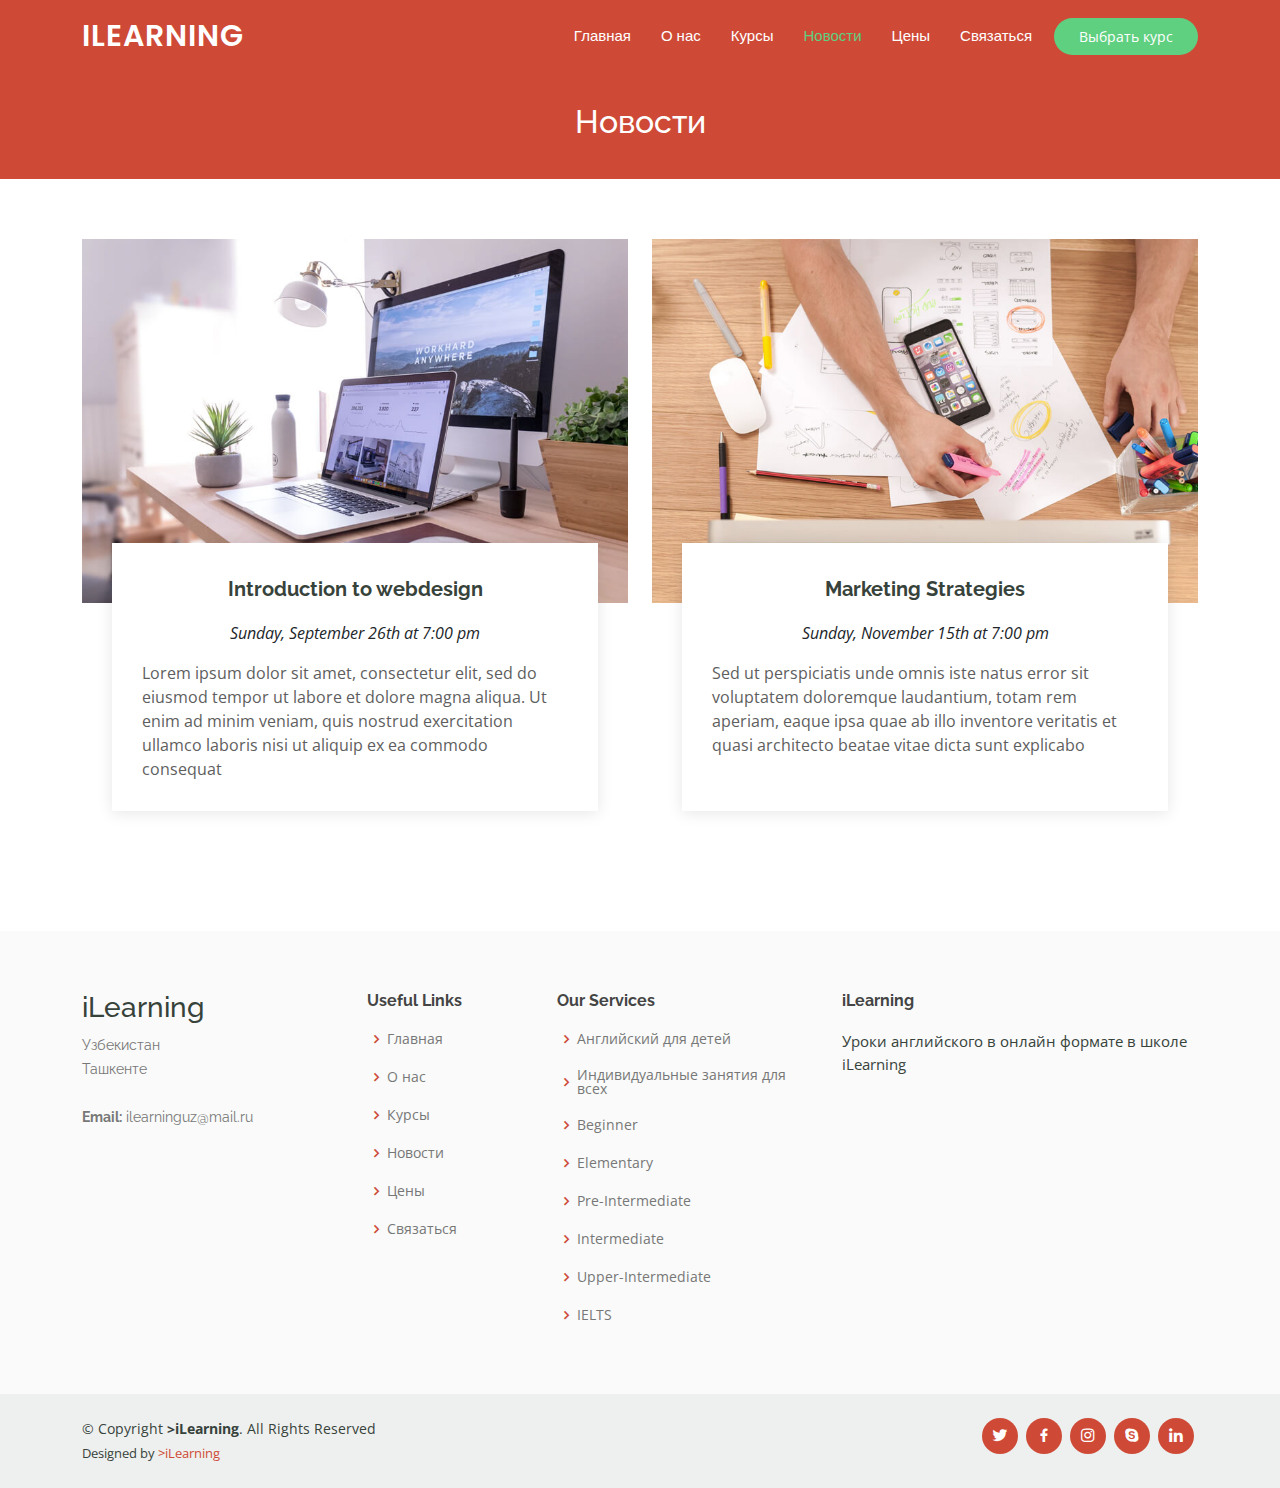
<file: events.html>
<!DOCTYPE html><html lang="en"><head> <meta charset="utf-8"> <meta content="width=device-width, initial-scale=1.0" name="viewport"> <title>iLearning</title> <meta content="" name="description"> <meta content="" name="keywords"> <!-- Favicons --> <link href="assets/img/favicon.png" rel="icon"> <link href="assets/img/apple-touch-icon.png" rel="apple-touch-icon"> <!-- Google Fonts --> <link href="https://fonts.googleapis.com/css?family=Open+Sans:300,300i,400,400i,600,600i,700,700i|Raleway:300,300i,400,400i,500,500i,600,600i,700,700i|Poppins:300,300i,400,400i,500,500i,600,600i,700,700i" rel="stylesheet"> <!-- Vendor CSS Files --> <link href="assets/vendor/animate.css/animate.min.css" rel="stylesheet"> <link href="assets/vendor/aos/aos.css" rel="stylesheet"> <link href="assets/vendor/bootstrap/css/bootstrap.min.css" rel="stylesheet"> <link href="assets/vendor/bootstrap-icons/bootstrap-icons.css" rel="stylesheet"> <link href="assets/vendor/boxicons/css/boxicons.min.css" rel="stylesheet"> <link href="assets/vendor/remixicon/remixicon.css" rel="stylesheet"> <link href="assets/vendor/swiper/swiper-bundle.min.css" rel="stylesheet"> <!-- Template Main CSS File --> <link href="assets/css/style.css" rel="stylesheet"> <!-- ======================================================= * Template Name: Mentor * Updated: May 30 2023 with Bootstrap v5.3.0 * Template URL: https://bootstrapmade.com/mentor-free-education-bootstrap-theme/ * Author: BootstrapMade.com * License: https://bootstrapmade.com/license/ ======================================================== --></head><body> <!-- ======= Header ======= --> <header id="header" class="fixed-top"> <div class="container d-flex align-items-center"> <h1 class="logo me-auto"><a href="index.html">iLearning</a></h1> <!-- Uncomment below if you prefer to use an image logo --> <!-- <a href="index.html" class="logo me-auto"><img src="assets/img/logo.png" alt="" class="img-fluid"></a>--> <nav id="navbar" class="navbar order-last order-lg-0"> <ul> <li><a href="index.html">Главная</a></li> <li><a href="about.html">О нас</a></li> <li><a href="courses.html">Курсы</a></li> <!-- <li><a href="trainers.html">Trainers</a></li> --> <li><a class="active" href="events.html">Новости</a></li> <li><a href="pricing.html">Цены</a></li> <!-- <li class="dropdown"><a href="#"><span>Drop Down</span> <i class="bi bi-chevron-down"></i></a> <ul> <li><a href="#">Drop Down 1</a></li> <li class="dropdown"><a href="#"><span>Deep Drop Down</span> <i class="bi bi-chevron-right"></i></a> <ul> <li><a href="#">Deep Drop Down 1</a></li> <li><a href="#">Deep Drop Down 2</a></li> <li><a href="#">Deep Drop Down 3</a></li> <li><a href="#">Deep Drop Down 4</a></li> <li><a href="#">Deep Drop Down 5</a></li> </ul> </li> <li><a href="#">Drop Down 2</a></li> <li><a href="#">Drop Down 3</a></li> <li><a href="#">Drop Down 4</a></li> </ul> </li> --> <li><a href="contact.html">Связаться</a></li> </ul> <i class="bi bi-list mobile-nav-toggle"></i> </nav><!-- .navbar --> <a href="courses.html" class="get-started-btn">Выбрать курс</a> </div> </header><!-- End Header --> <main id="main"> <!-- ======= Breadcrumbs ======= --> <div class="breadcrumbs" data-aos="fade-in"> <div class="container"> <h2>Новости</h2> </div> </div><!-- End Breadcrumbs --> <!-- ======= Events Section ======= --> <section id="events" class="events"> <div class="container" data-aos="fade-up"> <div class="row"> <div class="col-md-6 d-flex align-items-stretch"> <div class="card"> <div class="card-img"> <img src="assets/img/events-1.jpg" alt="..."> </div> <div class="card-body"> <h5 class="card-title"><a href="">Introduction to webdesign</a></h5> <p class="fst-italic text-center">Sunday, September 26th at 7:00 pm</p> <p class="card-text">Lorem ipsum dolor sit amet, consectetur elit, sed do eiusmod tempor ut labore et dolore magna aliqua. Ut enim ad minim veniam, quis nostrud exercitation ullamco laboris nisi ut aliquip ex ea commodo consequat</p> </div> </div> </div> <div class="col-md-6 d-flex align-items-stretch"> <div class="card"> <div class="card-img"> <img src="assets/img/events-2.jpg" alt="..."> </div> <div class="card-body"> <h5 class="card-title"><a href="">Marketing Strategies</a></h5> <p class="fst-italic text-center">Sunday, November 15th at 7:00 pm</p> <p class="card-text">Sed ut perspiciatis unde omnis iste natus error sit voluptatem doloremque laudantium, totam rem aperiam, eaque ipsa quae ab illo inventore veritatis et quasi architecto beatae vitae dicta sunt explicabo</p> </div> </div> </div> </div> </div> </section><!-- End Events Section --> </main><!-- End #main --> <!-- ======= Footer ======= --> <footer id="footer"> <div class="footer-top"> <div class="container"> <div class="row"> <div class="col-lg-3 col-md-6 footer-contact"> <h3>iLearning</h3> <p> Узбекистан <br> Ташкенте<br><br> <!-- <strong>Phone:</strong> +1 5589 55488 55<br> --> <strong>Email:</strong> ilearninguz@mail.ru<br> </p> </div> <div class="col-lg-2 col-md-6 footer-links"> <h4>Useful Links</h4> <ul> <li><i class="bx bx-chevron-right"></i> <a href="#">Главная</a></li> <li><i class="bx bx-chevron-right"></i> <a href="#">О нас</a></li> <li><i class="bx bx-chevron-right"></i> <a href="#">Курсы</a></li> <li><i class="bx bx-chevron-right"></i> <a href="#">Новости</a></li> <li><i class="bx bx-chevron-right"></i> <a href="#">Цены</a></li> <li><i class="bx bx-chevron-right"></i> <a href="#">Связаться</a></li> </ul> </div> <div class="col-lg-3 col-md-6 footer-links"> <h4>Our Services</h4> <ul> <li><i class="bx bx-chevron-right"></i> <a href="#">Английский для детей</a></li> <li><i class="bx bx-chevron-right"></i> <a href="#">Индивидуальные занятия для всех</a></li> <li><i class="bx bx-chevron-right"></i> <a href="#">Beginner</a></li> <li><i class="bx bx-chevron-right"></i> <a href="#">Elementary</a></li> <li><i class="bx bx-chevron-right"></i> <a href="#">Pre-Intermediate</a></li> <li><i class="bx bx-chevron-right"></i> <a href="#">Intermediate</a></li> <li><i class="bx bx-chevron-right"></i> <a href="#">Upper-Intermediate</a></li> <li><i class="bx bx-chevron-right"></i> <a href="#">IELTS</a></li> </ul> </div> <div class="col-lg-4 col-md-6 footer-newsletter"> <h4>iLearning</h4> <p>Уроки английского в онлайн формате в школе iLearning </p> </div> </div> </div> </div> <div class="container d-md-flex py-4"> <div class="me-md-auto text-center text-md-start"> <div class="copyright"> &copy; Copyright <strong><span>>iLearning</span></strong>. All Rights Reserved </div> <div class="credits"> <!-- All the links in the footer should remain intact. --> <!-- You can delete the links only if you purchased the pro version. --> <!-- Licensing information: https://bootstrapmade.com/license/ --> <!-- Purchase the pro version with working PHP/AJAX contact form: https://bootstrapmade.com/mentor-free-education-bootstrap-theme/ --> Designed by <a href="#">>iLearning</a> </div> </div> <div class="social-links text-center text-md-right pt-3 pt-md-0"> <a href="#" class="twitter"><i class="bx bxl-twitter"></i></a> <a href="#" class="facebook"><i class="bx bxl-facebook"></i></a> <a href="#" class="instagram"><i class="bx bxl-instagram"></i></a> <a href="#" class="google-plus"><i class="bx bxl-skype"></i></a> <a href="#" class="linkedin"><i class="bx bxl-linkedin"></i></a> </div> </div> </footer><!-- End Footer --> <div id="preloader"></div> <a href="#" class="back-to-top d-flex align-items-center justify-content-center"><i class="bi bi-arrow-up-short"></i></a> <!-- Vendor JS Files --> <script src="assets/vendor/purecounter/purecounter_vanilla.js"></script> <script src="assets/vendor/aos/aos.js"></script> <script src="assets/vendor/bootstrap/js/bootstrap.bundle.min.js"></script> <script src="assets/vendor/swiper/swiper-bundle.min.js"></script> <script src="assets/vendor/php-email-form/validate.js"></script> <!-- Template Main JS File --> <script src="assets/js/main.js"></script></body></html>
</file>
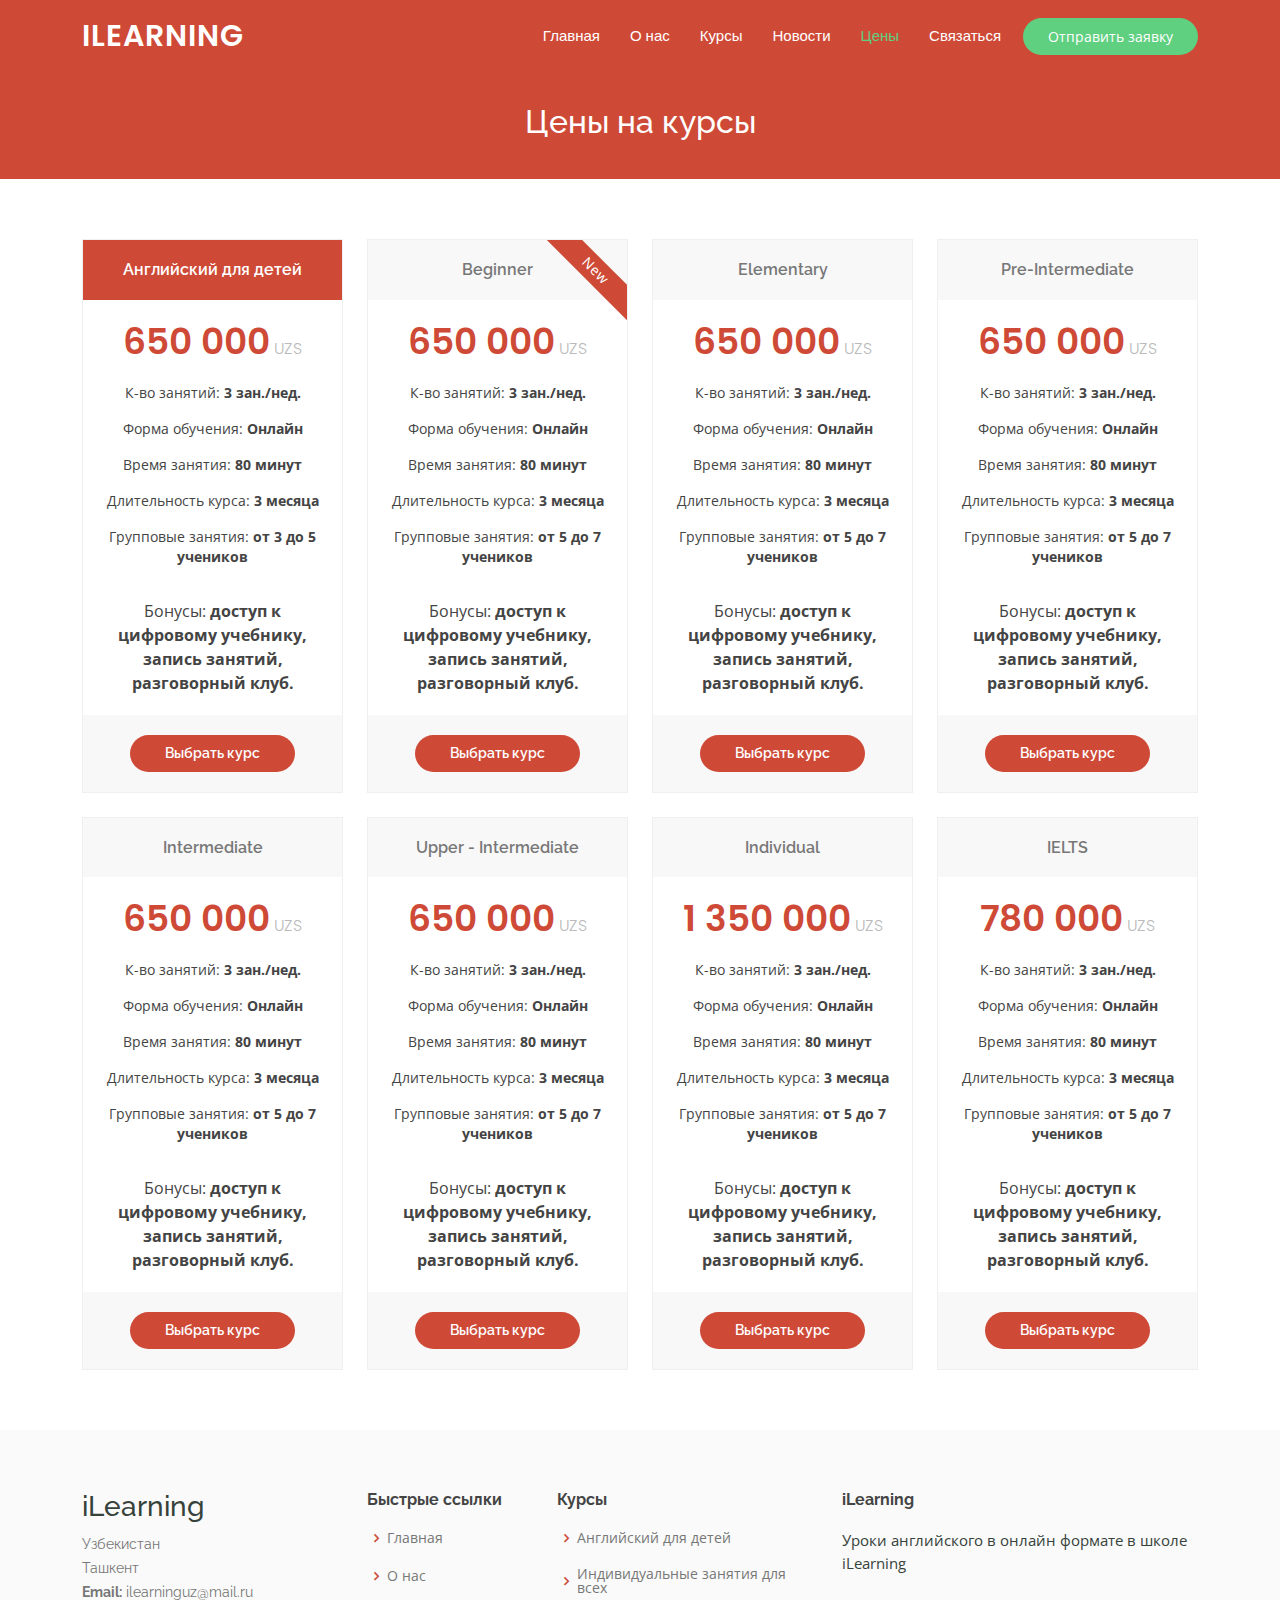
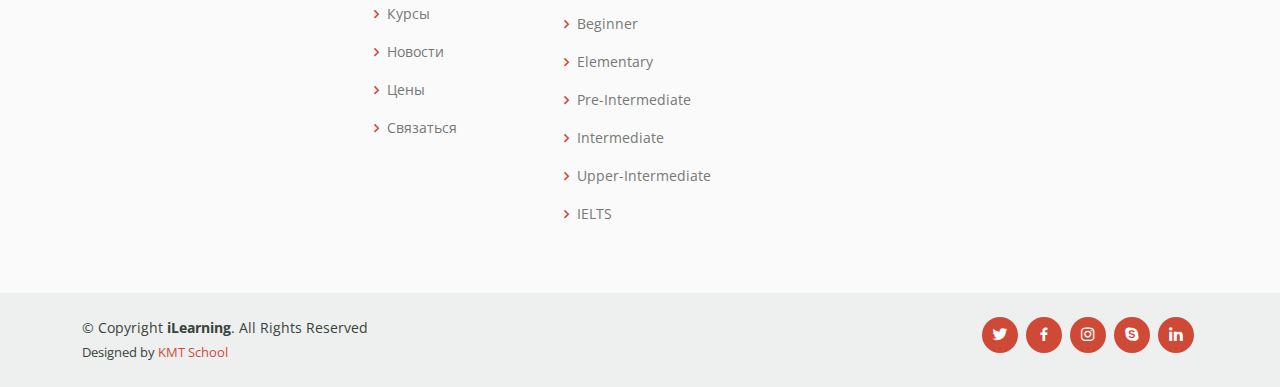
<file: pricing.html>
<!DOCTYPE html><html lang="en"><head> <meta charset="utf-8"> <meta content="width=device-width, initial-scale=1.0" name="viewport"> <title>iLearning</title> <meta content="" name="description"> <meta content="" name="keywords"> <!-- Favicons --> <link href="assets/img/favicon.png" rel="icon"> <link href="assets/img/apple-touch-icon.png" rel="apple-touch-icon"> <!-- Google Fonts --> <link href="https://fonts.googleapis.com/css?family=Open+Sans:300,300i,400,400i,600,600i,700,700i|Raleway:300,300i,400,400i,500,500i,600,600i,700,700i|Poppins:300,300i,400,400i,500,500i,600,600i,700,700i" rel="stylesheet"> <!-- Vendor CSS Files --> <link href="assets/vendor/animate.css/animate.min.css" rel="stylesheet"> <link href="assets/vendor/aos/aos.css" rel="stylesheet"> <link href="assets/vendor/bootstrap/css/bootstrap.min.css" rel="stylesheet"> <link href="assets/vendor/bootstrap-icons/bootstrap-icons.css" rel="stylesheet"> <link href="assets/vendor/boxicons/css/boxicons.min.css" rel="stylesheet"> <link href="assets/vendor/remixicon/remixicon.css" rel="stylesheet"> <link href="assets/vendor/swiper/swiper-bundle.min.css" rel="stylesheet"> <!-- Template Main CSS File --> <link href="assets/css/style.css" rel="stylesheet"> <!-- ======================================================= * Template Name: Mentor * Updated: May 30 2023 with Bootstrap v5.3.0 * Template URL: https://bootstrapmade.com/mentor-free-education-bootstrap-theme/ * Author: BootstrapMade.com * License: https://bootstrapmade.com/license/ ======================================================== --></head><body> <!-- ======= Header ======= --> <header id="header" class="fixed-top"> <div class="container d-flex align-items-center"> <h1 class="logo me-auto"><a href="index.html">iLearning</a></h1> <!-- Uncomment below if you prefer to use an image logo --> <!-- <a href="index.html" class="logo me-auto"><img src="assets/img/logo.png" alt="" class="img-fluid"></a>--> <nav id="navbar" class="navbar order-last order-lg-0"> <ul> <li><a href="index.html">Главная</a></li> <li><a href="about.html">О нас</a></li> <li><a href="courses.html">Курсы</a></li> <!-- <li><a href="trainers.html">Trainers</a></li> --> <li><a href="events.html">Новости</a></li> <li><a class="active" href="pricing.html">Цены</a></li> <!-- <li class="dropdown"><a href="#"><span>Drop Down</span> <i class="bi bi-chevron-down"></i></a> <ul> <li><a href="#">Drop Down 1</a></li> <li class="dropdown"><a href="#"><span>Deep Drop Down</span> <i class="bi bi-chevron-right"></i></a> <ul> <li><a href="#">Deep Drop Down 1</a></li> <li><a href="#">Deep Drop Down 2</a></li> <li><a href="#">Deep Drop Down 3</a></li> <li><a href="#">Deep Drop Down 4</a></li> <li><a href="#">Deep Drop Down 5</a></li> </ul> </li> <li><a href="#">Drop Down 2</a></li> <li><a href="#">Drop Down 3</a></li> <li><a href="#">Drop Down 4</a></li> </ul> </li> --> <li><a href="contact.html">Связаться</a></li> </ul> <i class="bi bi-list mobile-nav-toggle"></i> </nav><!-- .navbar --> <a href="courses.html" class="get-started-btn">Отправить заявку</a> </div> </header><!-- End Header --> <main id="main"> <!-- ======= Breadcrumbs ======= --> <div class="breadcrumbs" data-aos="fade-in"> <div class="container"> <h2>Цены на курсы</h2> <!-- <p>Est dolorum ut non facere possimus quibusdam eligendi voluptatem. Quia id aut similique quia voluptas sit quaerat debitis. Rerum omnis ipsam aperiam consequatur laboriosam nemo harum praesentium. </p> --> </div> </div><!-- End Breadcrumbs --> <!-- ======= Pricing Section ======= --> <section id="pricing" class="pricing"> <div class="container" data-aos="fade-up"> <div class="row"> <div class="col-lg-3 col-md-6"> <div class="box featured"> <h3>Английский для детей</h3> <h4>650 000<span> UZS</span></h4> <ul> <li>К-во занятий: <b>3 зан./нед.</b></li> <li>Форма обучения: <b>Онлайн</b></li> <li>Время занятия: <b>80 минут</b></li> <li>Длительность курса: <b>3 месяца</b></li> <li>Групповые занятия: <b> от 3 до 5 учеников</b></li> </ul> <p>Бонусы: <b>доступ к цифровому учебнику, запись занятий, разговорный клуб.</b></p> <div class="btn-wrap"> <a href="contact.html" class="btn-buy">Выбрать курс</a> </div> </div> </div> <div class="col-lg-3 col-md-6 mt-4 mt-md-0"> <div class="box"> <span class="advanced">New</span> <h3>Beginner</h3> <h4>650 000<span> UZS</span></h4> <ul> <li>К-во занятий: <b>3 зан./нед.</b></li> <li>Форма обучения: <b>Онлайн</b></li> <li>Время занятия: <b>80 минут</b></li> <li>Длительность курса: <b>3 месяца</b></li> <li>Групповые занятия: <b>от 5 до 7 учеников</b></li> </ul> <p>Бонусы: <b>доступ к цифровому учебнику, запись занятий, разговорный клуб.</b></p> <div class="btn-wrap"> <a href="contact.html" class="btn-buy">Выбрать курс</a> </div> </div> </div> <div class="col-lg-3 col-md-6 mt-4 mt-lg-0"> <div class="box"> <h3>Elementary</h3> <h4>650 000<span> UZS</span></h4> <ul> <li>К-во занятий: <b>3 зан./нед.</b></li> <li>Форма обучения: <b>Онлайн</b></li> <li>Время занятия: <b>80 минут</b></li> <li>Длительность курса: <b>3 месяца</b></li> <li>Групповые занятия: <b>от 5 до 7 учеников</b></li> </ul> <p>Бонусы: <b>доступ к цифровому учебнику, запись занятий, разговорный клуб.</b></p> <div class="btn-wrap"> <a href="contact.html" class="btn-buy">Выбрать курс</a> </div> </div> </div> <div class="col-lg-3 col-md-6 mt-4 mt-lg-0"> <div class="box"> <!-- <span class="advanced">Advanced</span> --> <h3>Pre-Intermediate</h3> <h4>650 000<span> UZS</span></h4> <ul> <li>К-во занятий: <b>3 зан./нед.</b></li> <li>Форма обучения: <b>Онлайн</b></li> <li>Время занятия: <b>80 минут</b></li> <li>Длительность курса: <b>3 месяца</b></li> <li>Групповые занятия: <b>от 5 до 7 учеников</b></li> </ul> <p>Бонусы: <b>доступ к цифровому учебнику, запись занятий, разговорный клуб.</b></p> <div class="btn-wrap"> <a href="contact.html" class="btn-buy">Выбрать курс</a> </div> </div> </div> <div class="col-lg-3 col-md-6 mt-4 mt-lg-6"> <div class="box"> <!-- <span class="advanced">Advanced</span> --> <h3>Intermediate</h3> <h4>650 000<span> UZS</span></h4> <ul> <li>К-во занятий: <b>3 зан./нед.</b></li> <li>Форма обучения: <b>Онлайн</b></li> <li>Время занятия: <b>80 минут</b></li> <li>Длительность курса: <b>3 месяца</b></li> <li>Групповые занятия: <b>от 5 до 7 учеников</b></li> </ul> <p>Бонусы: <b>доступ к цифровому учебнику, запись занятий, разговорный клуб.</b></p> <div class="btn-wrap"> <a href="contact.html" class="btn-buy">Выбрать курс</a> </div> </div> </div> <div class="col-lg-3 col-md-6 mt-4 mt-lg-6"> <div class="box"> <!-- <span class="advanced">Advanced</span> --> <h3>Upper - Intermediate</h3> <h4>650 000<span> UZS</span></h4> <ul> <li>К-во занятий: <b>3 зан./нед.</b></li> <li>Форма обучения: <b>Онлайн</b></li> <li>Время занятия: <b>80 минут</b></li> <li>Длительность курса: <b>3 месяца</b></li> <li>Групповые занятия: <b>от 5 до 7 учеников</b></li> </ul> <p>Бонусы: <b>доступ к цифровому учебнику, запись занятий, разговорный клуб.</b></p> <div class="btn-wrap"> <a href="contact.html" class="btn-buy">Выбрать курс</a> </div> </div> </div> <div class="col-lg-3 col-md-6 mt-4 mt-lg-6"> <div class="box"> <!-- <span class="advanced">Advanced</span> --> <h3>Individual</h3> <h4>1 350 000<span> UZS</span></h4> <ul> <li>К-во занятий: <b>3 зан./нед.</b></li> <li>Форма обучения: <b>Онлайн</b></li> <li>Время занятия: <b>80 минут</b></li> <li>Длительность курса: <b>3 месяца</b></li> <li>Групповые занятия: <b>от 5 до 7 учеников</b></li> </ul> <p>Бонусы: <b>доступ к цифровому учебнику, запись занятий, разговорный клуб.</b></p> <div class="btn-wrap"> <a href="contact.html" class="btn-buy">Выбрать курс</a> </div> </div> </div> <div class="col-lg-3 col-md-6 mt-4 mt-lg-6"> <div class="box"> <!-- <span class="advanced">Advanced</span> --> <h3>IELTS</h3> <h4>780 000<span> UZS</span></h4> <ul> <li>К-во занятий: <b>3 зан./нед.</b></li> <li>Форма обучения: <b>Онлайн</b></li> <li>Время занятия: <b>80 минут</b></li> <li>Длительность курса: <b>3 месяца</b></li> <li>Групповые занятия: <b>от 5 до 7 учеников</b></li> </ul> <p>Бонусы: <b>доступ к цифровому учебнику, запись занятий, разговорный клуб.</b></p> <div class="btn-wrap"> <a href="contact.html" class="btn-buy">Выбрать курс</a> </div> </div> </div> </div> </div> </section><!-- End Pricing Section --> </main><!-- End #main --> <!-- ======= Footer ======= --> <footer id="footer"> <div class="footer-top"> <div class="container"> <div class="row"> <div class="col-lg-3 col-md-6 footer-contact"> <h3>iLearning</h3> <p> Узбекистан<br>Ташкент<br> <!-- <strong>Phone:</strong> +1 5589 55488 55<br> --> <strong>Email:</strong> ilearninguz@mail.ru<br> </p> </div> <div class="col-lg-2 col-md-6 footer-links"> <h4>Быстрые ссылки</h4> <ul> <li><i class="bx bx-chevron-right"></i> <a href="#">Главная</a></li> <li><i class="bx bx-chevron-right"></i> <a href="#">О нас</a></li> <li><i class="bx bx-chevron-right"></i> <a href="#">Курсы</a></li> <li><i class="bx bx-chevron-right"></i> <a href="#">Новости</a></li> <li><i class="bx bx-chevron-right"></i> <a href="#">Цены</a></li> <li><i class="bx bx-chevron-right"></i> <a href="#">Связаться</a></li> </ul> </div> <div class="col-lg-3 col-md-6 footer-links"> <h4>Курсы</h4> <ul> <li><i class="bx bx-chevron-right"></i> <a href="#">Английский для детей</a></li> <li><i class="bx bx-chevron-right"></i> <a href="#">Индивидуальные занятия для всех</a></li> <li><i class="bx bx-chevron-right"></i> <a href="#">Beginner</a></li> <li><i class="bx bx-chevron-right"></i> <a href="#">Elementary</a></li> <li><i class="bx bx-chevron-right"></i> <a href="#">Pre-Intermediate</a></li> <li><i class="bx bx-chevron-right"></i> <a href="#">Intermediate</a></li> <li><i class="bx bx-chevron-right"></i> <a href="#">Upper-Intermediate</a></li> <li><i class="bx bx-chevron-right"></i> <a href="#">IELTS</a></li> </ul> </div> <div class="col-lg-4 col-md-6 footer-newsletter"> <h4>iLearning</h4> <p>Уроки английского в онлайн формате в школе iLearning </p> </div> </div> </div> </div> <div class="container d-md-flex py-4"> <div class="me-md-auto text-center text-md-start"> <div class="copyright"> &copy; Copyright <strong><span>iLearning</span></strong>. All Rights Reserved </div> <div class="credits"> <!-- All the links in the footer should remain intact. --> <!-- You can delete the links only if you purchased the pro version. --> <!-- Licensing information: https://bootstrapmade.com/license/ --> <!-- Purchase the pro version with working PHP/AJAX contact form: https://bootstrapmade.com/mentor-free-education-bootstrap-theme/ --> Designed by <a href="#">KMT School</a> </div> </div> <div class="social-links text-center text-md-right pt-3 pt-md-0"> <a href="#" class="twitter"><i class="bx bxl-twitter"></i></a> <a href="#" class="facebook"><i class="bx bxl-facebook"></i></a> <a href="#" class="instagram"><i class="bx bxl-instagram"></i></a> <a href="#" class="google-plus"><i class="bx bxl-skype"></i></a> <a href="#" class="linkedin"><i class="bx bxl-linkedin"></i></a> </div> </div> </footer><!-- End Footer --> <div id="preloader"></div> <a href="#" class="back-to-top d-flex align-items-center justify-content-center"><i class="bi bi-arrow-up-short"></i></a> <!-- Vendor JS Files --> <script src="assets/vendor/purecounter/purecounter_vanilla.js"></script> <script src="assets/vendor/aos/aos.js"></script> <script src="assets/vendor/bootstrap/js/bootstrap.bundle.min.js"></script> <script src="assets/vendor/swiper/swiper-bundle.min.js"></script> <script src="assets/vendor/php-email-form/validate.js"></script> <!-- Template Main JS File --> <script src="assets/js/main.js"></script></body></html>
</file>
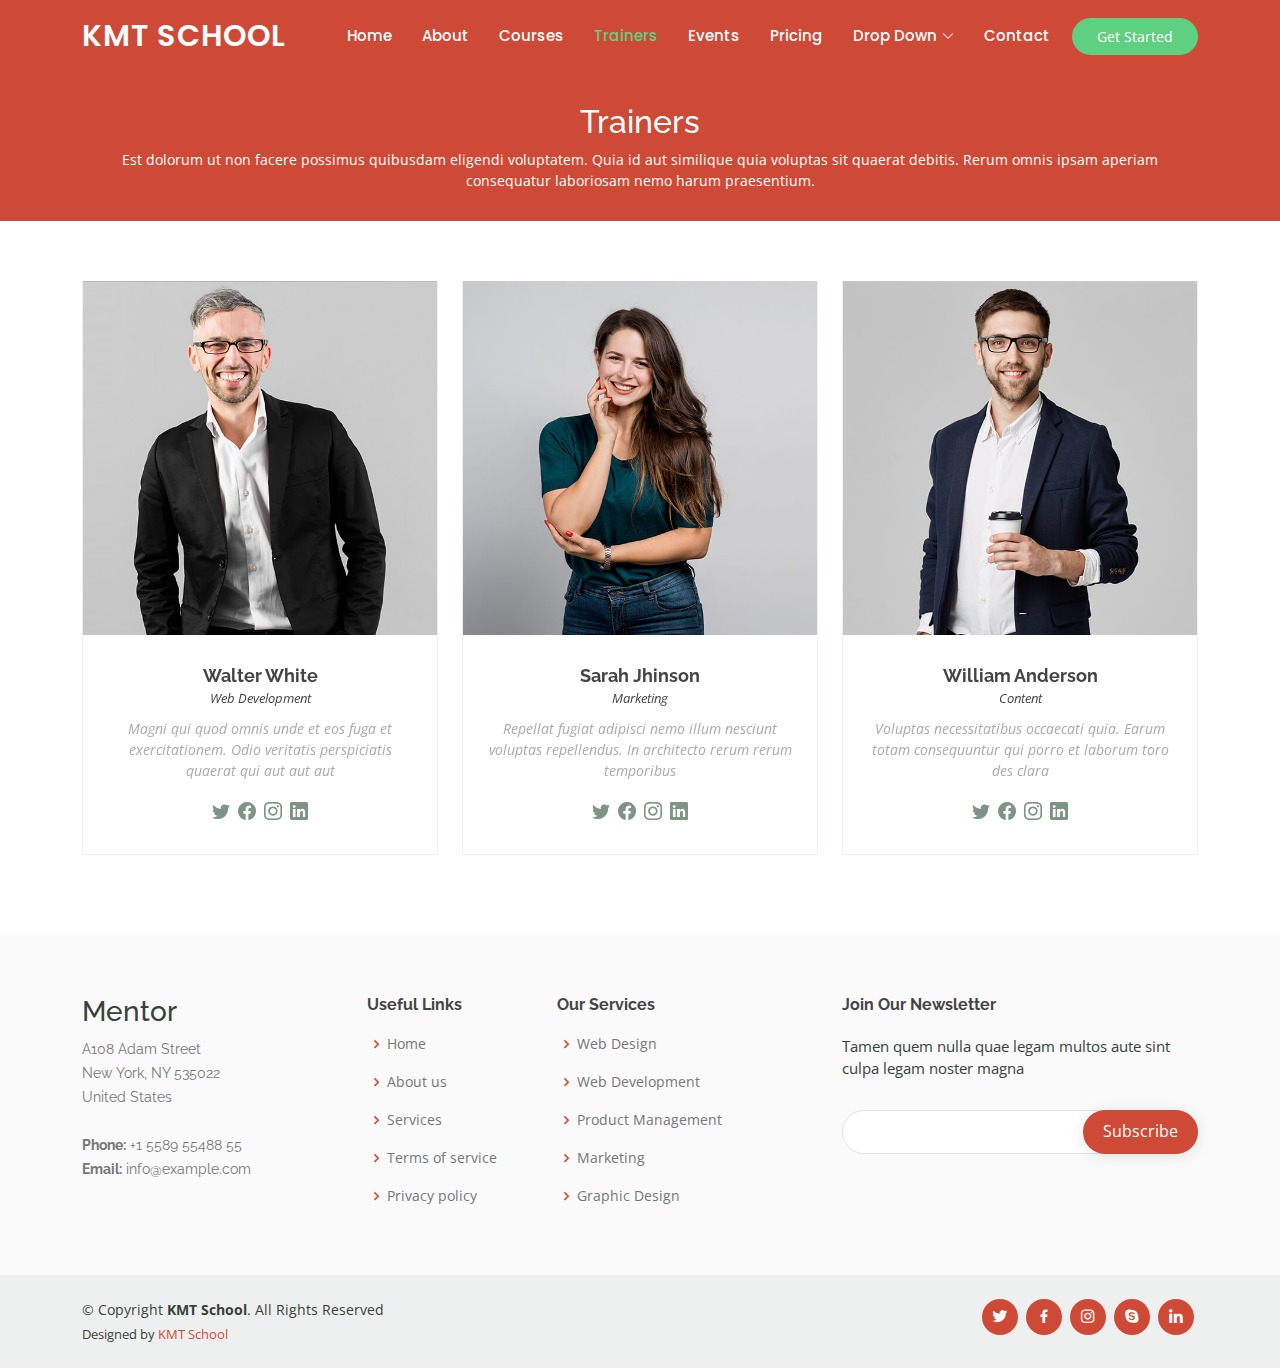
<file: trainers.html>
<!DOCTYPE html>
<html lang="en">

<head>
  <meta charset="utf-8">
  <meta content="width=device-width, initial-scale=1.0" name="viewport">

  <title>KMT School</title>
  <meta content="" name="description">
  <meta content="" name="keywords">

  <!-- Favicons -->
  <link href="assets/img/favicon.png" rel="icon">
  <link href="assets/img/apple-touch-icon.png" rel="apple-touch-icon">

  <!-- Google Fonts -->
  <link href="https://fonts.googleapis.com/css?family=Open+Sans:300,300i,400,400i,600,600i,700,700i|Raleway:300,300i,400,400i,500,500i,600,600i,700,700i|Poppins:300,300i,400,400i,500,500i,600,600i,700,700i" rel="stylesheet">

  <!-- Vendor CSS Files -->
  <link href="assets/vendor/animate.css/animate.min.css" rel="stylesheet">
  <link href="assets/vendor/aos/aos.css" rel="stylesheet">
  <link href="assets/vendor/bootstrap/css/bootstrap.min.css" rel="stylesheet">
  <link href="assets/vendor/bootstrap-icons/bootstrap-icons.css" rel="stylesheet">
  <link href="assets/vendor/boxicons/css/boxicons.min.css" rel="stylesheet">
  <link href="assets/vendor/remixicon/remixicon.css" rel="stylesheet">
  <link href="assets/vendor/swiper/swiper-bundle.min.css" rel="stylesheet">

  <!-- Template Main CSS File -->
  <link href="assets/css/style.css" rel="stylesheet">

  <!-- =======================================================
  * Template Name: Mentor
  * Updated: May 30 2023 with Bootstrap v5.3.0
  * Template URL: https://bootstrapmade.com/mentor-free-education-bootstrap-theme/
  * Author: BootstrapMade.com
  * License: https://bootstrapmade.com/license/
  ======================================================== -->
</head>

<body>

  <!-- ======= Header ======= -->
  <header id="header" class="fixed-top">
    <div class="container d-flex align-items-center">

      <h1 class="logo me-auto"><a href="index.html">KMT School</a></h1>
      <!-- Uncomment below if you prefer to use an image logo -->
      <!-- <a href="index.html" class="logo me-auto"><img src="assets/img/logo.png" alt="" class="img-fluid"></a>-->

      <nav id="navbar" class="navbar order-last order-lg-0">
        <ul>
          <li><a href="index.html">Home</a></li>
          <li><a href="about.html">About</a></li>
          <li><a href="courses.html">Courses</a></li>
          <li><a class="active" href="trainers.html">Trainers</a></li>
          <li><a href="events.html">Events</a></li>
          <li><a href="pricing.html">Pricing</a></li>

          <li class="dropdown"><a href="#"><span>Drop Down</span> <i class="bi bi-chevron-down"></i></a>
            <ul>
              <li><a href="#">Drop Down 1</a></li>
              <li class="dropdown"><a href="#"><span>Deep Drop Down</span> <i class="bi bi-chevron-right"></i></a>
                <ul>
                  <li><a href="#">Deep Drop Down 1</a></li>
                  <li><a href="#">Deep Drop Down 2</a></li>
                  <li><a href="#">Deep Drop Down 3</a></li>
                  <li><a href="#">Deep Drop Down 4</a></li>
                  <li><a href="#">Deep Drop Down 5</a></li>
                </ul>
              </li>
              <li><a href="#">Drop Down 2</a></li>
              <li><a href="#">Drop Down 3</a></li>
              <li><a href="#">Drop Down 4</a></li>
            </ul>
          </li>
          <li><a href="contact.html">Contact</a></li>
        </ul>
        <i class="bi bi-list mobile-nav-toggle"></i>
      </nav><!-- .navbar -->

      <a href="courses.html" class="get-started-btn">Get Started</a>

    </div>
  </header><!-- End Header -->

  <main id="main" data-aos="fade-in">

    <!-- ======= Breadcrumbs ======= -->
    <div class="breadcrumbs">
      <div class="container">
        <h2>Trainers</h2>
        <p>Est dolorum ut non facere possimus quibusdam eligendi voluptatem. Quia id aut similique quia voluptas sit quaerat debitis. Rerum omnis ipsam aperiam consequatur laboriosam nemo harum praesentium. </p>
      </div>
    </div><!-- End Breadcrumbs -->

    <!-- ======= Trainers Section ======= -->
    <section id="trainers" class="trainers">
      <div class="container" data-aos="fade-up">

        <div class="row" data-aos="zoom-in" data-aos-delay="100">
          <div class="col-lg-4 col-md-6 d-flex align-items-stretch">
            <div class="member">
              <img src="assets/img/trainers/trainer-1.jpg" class="img-fluid" alt="">
              <div class="member-content">
                <h4>Walter White</h4>
                <span>Web Development</span>
                <p>
                  Magni qui quod omnis unde et eos fuga et exercitationem. Odio veritatis perspiciatis quaerat qui aut aut aut
                </p>
                <div class="social">
                  <a href=""><i class="bi bi-twitter"></i></a>
                  <a href=""><i class="bi bi-facebook"></i></a>
                  <a href=""><i class="bi bi-instagram"></i></a>
                  <a href=""><i class="bi bi-linkedin"></i></a>
                </div>
              </div>
            </div>
          </div>

          <div class="col-lg-4 col-md-6 d-flex align-items-stretch">
            <div class="member">
              <img src="assets/img/trainers/trainer-2.jpg" class="img-fluid" alt="">
              <div class="member-content">
                <h4>Sarah Jhinson</h4>
                <span>Marketing</span>
                <p>
                  Repellat fugiat adipisci nemo illum nesciunt voluptas repellendus. In architecto rerum rerum temporibus
                </p>
                <div class="social">
                  <a href=""><i class="bi bi-twitter"></i></a>
                  <a href=""><i class="bi bi-facebook"></i></a>
                  <a href=""><i class="bi bi-instagram"></i></a>
                  <a href=""><i class="bi bi-linkedin"></i></a>
                </div>
              </div>
            </div>
          </div>

          <div class="col-lg-4 col-md-6 d-flex align-items-stretch">
            <div class="member">
              <img src="assets/img/trainers/trainer-3.jpg" class="img-fluid" alt="">
              <div class="member-content">
                <h4>William Anderson</h4>
                <span>Content</span>
                <p>
                  Voluptas necessitatibus occaecati quia. Earum totam consequuntur qui porro et laborum toro des clara
                </p>
                <div class="social">
                  <a href=""><i class="bi bi-twitter"></i></a>
                  <a href=""><i class="bi bi-facebook"></i></a>
                  <a href=""><i class="bi bi-instagram"></i></a>
                  <a href=""><i class="bi bi-linkedin"></i></a>
                </div>
              </div>
            </div>
          </div>

        </div>

      </div>
    </section><!-- End Trainers Section -->

  </main><!-- End #main -->

  <!-- ======= Footer ======= -->
  <footer id="footer">

    <div class="footer-top">
      <div class="container">
        <div class="row">

          <div class="col-lg-3 col-md-6 footer-contact">
            <h3>Mentor</h3>
            <p>
              A108 Adam Street <br>
              New York, NY 535022<br>
              United States <br><br>
              <strong>Phone:</strong> +1 5589 55488 55<br>
              <strong>Email:</strong> info@example.com<br>
            </p>
          </div>

          <div class="col-lg-2 col-md-6 footer-links">
            <h4>Useful Links</h4>
            <ul>
              <li><i class="bx bx-chevron-right"></i> <a href="#">Home</a></li>
              <li><i class="bx bx-chevron-right"></i> <a href="#">About us</a></li>
              <li><i class="bx bx-chevron-right"></i> <a href="#">Services</a></li>
              <li><i class="bx bx-chevron-right"></i> <a href="#">Terms of service</a></li>
              <li><i class="bx bx-chevron-right"></i> <a href="#">Privacy policy</a></li>
            </ul>
          </div>

          <div class="col-lg-3 col-md-6 footer-links">
            <h4>Our Services</h4>
            <ul>
              <li><i class="bx bx-chevron-right"></i> <a href="#">Web Design</a></li>
              <li><i class="bx bx-chevron-right"></i> <a href="#">Web Development</a></li>
              <li><i class="bx bx-chevron-right"></i> <a href="#">Product Management</a></li>
              <li><i class="bx bx-chevron-right"></i> <a href="#">Marketing</a></li>
              <li><i class="bx bx-chevron-right"></i> <a href="#">Graphic Design</a></li>
            </ul>
          </div>

          <div class="col-lg-4 col-md-6 footer-newsletter">
            <h4>Join Our Newsletter</h4>
            <p>Tamen quem nulla quae legam multos aute sint culpa legam noster magna</p>
            <form action="" method="post">
              <input type="email" name="email"><input type="submit" value="Subscribe">
            </form>
          </div>

        </div>
      </div>
    </div>

    <div class="container d-md-flex py-4">

      <div class="me-md-auto text-center text-md-start">
        <div class="copyright">
          &copy; Copyright <strong><span>KMT School</span></strong>. All Rights Reserved
        </div>
        <div class="credits">
          <!-- All the links in the footer should remain intact. -->
          <!-- You can delete the links only if you purchased the pro version. -->
          <!-- Licensing information: https://bootstrapmade.com/license/ -->
          <!-- Purchase the pro version with working PHP/AJAX contact form: https://bootstrapmade.com/mentor-free-education-bootstrap-theme/ -->
          Designed by <a href="#">KMT School</a>
        </div>
      </div>
      <div class="social-links text-center text-md-right pt-3 pt-md-0">
        <a href="#" class="twitter"><i class="bx bxl-twitter"></i></a>
        <a href="#" class="facebook"><i class="bx bxl-facebook"></i></a>
        <a href="#" class="instagram"><i class="bx bxl-instagram"></i></a>
        <a href="#" class="google-plus"><i class="bx bxl-skype"></i></a>
        <a href="#" class="linkedin"><i class="bx bxl-linkedin"></i></a>
      </div>
    </div>
  </footer><!-- End Footer -->

  <div id="preloader"></div>
  <a href="#" class="back-to-top d-flex align-items-center justify-content-center"><i class="bi bi-arrow-up-short"></i></a>

  <!-- Vendor JS Files -->
  <script src="assets/vendor/purecounter/purecounter_vanilla.js"></script>
  <script src="assets/vendor/aos/aos.js"></script>
  <script src="assets/vendor/bootstrap/js/bootstrap.bundle.min.js"></script>
  <script src="assets/vendor/swiper/swiper-bundle.min.js"></script>
  <script src="assets/vendor/php-email-form/validate.js"></script>

  <!-- Template Main JS File -->
  <script src="assets/js/main.js"></script>

</body>

</html>
</file>
<file: assets/css/style.css>
/**
* Template Name: Mentor
* Updated: May 30 2023 with Bootstrap v5.3.0
* Template URL: https://bootstrapmade.com/mentor-free-education-bootstrap-theme/
* Author: BootstrapMade.com
* License: https://bootstrapmade.com/license/
*/

/*--------------------------------------------------------------
# General
--------------------------------------------------------------*/
body {
  font-family: "Open Sans", sans-serif;
  color: #444444;
}

a {
  color: #5fcf80;
  text-decoration: none;
}

a:hover {
  color: #86db9f;
  text-decoration: none;
}

h1,
h2,
h3,
h4,
h5,
h6 {
  font-family: "Raleway", sans-serif;
}

/*--------------------------------------------------------------
# Back to top button
--------------------------------------------------------------*/
.back-to-top {
  position: fixed;
  visibility: hidden;
  opacity: 0;
  right: 15px;
  bottom: 15px;
  z-index: 996;
  background: #5fcf80;
  width: 40px;
  height: 40px;
  border-radius: 50px;
  transition: all 0.4s;
}

.back-to-top i {
  font-size: 28px;
  color: #fff;
  line-height: 0;
}

.back-to-top:hover {
  background: #7ed899;
  color: #fff;
}

.back-to-top.active {
  visibility: visible;
  opacity: 1;
}

/*--------------------------------------------------------------
# Preloader
--------------------------------------------------------------*/
#preloader {
  position: fixed;
  top: 0;
  left: 0;
  right: 0;
  bottom: 0;
  z-index: 9999;
  overflow: hidden;
  background: #fff;
}

#preloader:before {
  content: "";
  position: fixed;
  top: calc(50% - 30px);
  left: calc(50% - 30px);
  border: 6px solid #5fcf80;
  border-top-color: #fff;
  border-bottom-color: #fff;
  border-radius: 50%;
  width: 60px;
  height: 60px;
  animation: animate-preloader 1s linear infinite;
}

@keyframes animate-preloader {
  0% {
    transform: rotate(0deg);
  }

  100% {
    transform: rotate(360deg);
  }
}

/*--------------------------------------------------------------
# Disable aos animation delay on mobile devices
--------------------------------------------------------------*/
@media screen and (max-width: 768px) {
  [data-aos-delay] {
    transition-delay: 0 !important;
  }
}

/*--------------------------------------------------------------
# Header
--------------------------------------------------------------*/
#header {
  background-color: #ce4a37;
  transition: all 0.5s;
  z-index: 997;
  padding: 15px 0;
  box-shadow:   background-color: linear-gradient(135deg,rgba(255,105,0,1) 0%,rgb(207,46,46) 100%);
  ;
}

#header .logo {
  font-size: 30px;
  margin: 0;
  padding: 0;
  line-height: 1;
  font-weight: 600;
  letter-spacing: 1px;
  text-transform: uppercase;
  font-family: "Poppins", sans-serif;
}

#header .logo a {
  color: #fff;
}

#header .logo img {
  max-height: 40px;
}

/**
* Get Startet Button 
*/
.get-started-btn {
  margin-left: 22px;
  background: #5fcf80;
  color: #fff;
  border-radius: 50px;
  padding: 8px 25px;
  white-space: nowrap;
  transition: 0.3s;
  font-size: 14px;
  display: inline-block;
}

.get-started-btn:hover {
  background: #3ac162;
  color: #fff;
}

@media (max-width: 768px) {
  .get-started-btn {
    margin: 0 15px 0 0;
    padding: 6px 18px;
  }
}

/*--------------------------------------------------------------
# Navigation Menu
--------------------------------------------------------------*/
/**
* Desktop Navigation 
*/
.navbar {
  padding: 0;
}

.navbar ul {
  margin: 0;
  padding: 0;
  display: flex;
  list-style: none;
  align-items: center;
}

.navbar li {
  position: relative;
}

.navbar a,
.navbar a:focus {
  display: flex;
  align-items: center;
  justify-content: space-between;
  padding: 10px 0 10px 30px;
  font-family: "Poppins", sans-serif;
  font-size: 15px;
  font-weight: 500;
  color: #fff;
  white-space: nowrap;
  transition: 0.3s;
}

.navbar a i,
.navbar a:focus i {
  font-size: 12px;
  line-height: 0;
  margin-left: 5px;
}

.navbar a:hover,
.navbar .active,
.navbar .active:focus,
.navbar li:hover>a {
  color: #5fcf80;
}

.navbar .dropdown ul {
  display: block;
  position: absolute;
  left: 30px;
  top: calc(100% + 30px);
  margin: 0;
  padding: 10px 0;
  z-index: 99;
  opacity: 0;
  visibility: hidden;
  background: #fff;
  box-shadow: 0px 0px 30px rgba(127, 137, 161, 0.25);
  transition: 0.3s;
  border-radius: 4px;
}

.navbar .dropdown ul li {
  min-width: 200px;
}

.navbar .dropdown ul a {
  padding: 10px 20px;
  font-size: 14px;
  text-transform: none;
  font-weight: 500;
}

.navbar .dropdown ul a i {
  font-size: 12px;
}

.navbar .dropdown ul a:hover,
.navbar .dropdown ul .active:hover,
.navbar .dropdown ul li:hover>a {
  color: #5fcf80;
}

.navbar .dropdown:hover>ul {
  opacity: 1;
  top: 100%;
  visibility: visible;
}

.navbar .dropdown .dropdown ul {
  top: 0;
  left: calc(100% - 30px);
  visibility: hidden;
}

.navbar .dropdown .dropdown:hover>ul {
  opacity: 1;
  top: 0;
  left: 100%;
  visibility: visible;
}

@media (max-width: 1366px) {
  .navbar .dropdown .dropdown ul {
    left: -90%;
  }

  .navbar .dropdown .dropdown:hover>ul {
    left: -100%;
  }
}

/**
* Mobile Navigation 
*/
.mobile-nav-toggle {
  color: #37423b;
  font-size: 28px;
  cursor: pointer;
  display: none;
  line-height: 0;
  transition: 0.5s;
}

.mobile-nav-toggle.bi-x {
  color: #fff;
}

@media (max-width: 991px) {
  .mobile-nav-toggle {
    display: block;
  }

  .navbar ul {
    display: none;
  }
}

.navbar-mobile {
  position: fixed;
  overflow: hidden;
  top: 0;
  right: 0;
  left: 0;
  bottom: 0;
  background: rgba(32, 38, 34, 0.9);
  transition: 0.3s;
  z-index: 999;
}

.navbar-mobile .mobile-nav-toggle {
  position: absolute;
  top: 15px;
  right: 15px;
}

.navbar-mobile ul {
  display: block;
  position: absolute;
  top: 55px;
  right: 15px;
  bottom: 15px;
  left: 15px;
  padding: 10px 0;
  border-radius: 6px;
  background-color: #fff;
  overflow-y: auto;
  transition: 0.3s;
}

.navbar-mobile a,
.navbar-mobile a:focus {
  padding: 10px 20px;
  font-size: 15px;
  color: #37423b;
}

.navbar-mobile a:hover,
.navbar-mobile .active,
.navbar-mobile li:hover>a {
  color: #5fcf80;
}

.navbar-mobile .getstarted,
.navbar-mobile .getstarted:focus {
  margin: 15px;
}

.navbar-mobile .dropdown ul {
  position: static;
  display: none;
  margin: 10px 20px;
  padding: 10px 0;
  z-index: 99;
  opacity: 1;
  visibility: visible;
  background: #fff;
  box-shadow: 0px 0px 30px rgba(127, 137, 161, 0.25);
}

.navbar-mobile .dropdown ul li {
  min-width: 200px;
}

.navbar-mobile .dropdown ul a {
  padding: 10px 20px;
}

.navbar-mobile .dropdown ul a i {
  font-size: 12px;
}

.navbar-mobile .dropdown ul a:hover,
.navbar-mobile .dropdown ul .active:hover,
.navbar-mobile .dropdown ul li:hover>a {
  color: #5fcf80;
}

.navbar-mobile .dropdown>.dropdown-active {
  display: block;
}

/*--------------------------------------------------------------
# Hero Section
--------------------------------------------------------------*/
#hero {
  width: 100%;
  height: 80vh;
  background-color: #ce4a37;
  background-size: cover;
  position: relative;
}

#hero:before {
  content: "";
  /* background: rgba(0, 0, 0, 0.4); */
  position: absolute;
  bottom: 0;
  top: 0;
  left: 0;
  right: 0;
}

#hero .container {
  padding-top: 72px;
}

@media (max-width: 992px) {
  #hero .container {
    padding-top: 62px;
  }
}

#hero h1 {
  margin: 0;
  font-size: 48px;
  font-weight: 700;
  line-height: 56px;
  color: #fff;
  font-family: "Poppins", sans-serif;
}

#hero h2 {
  color: #eee;
  margin: 10px 0 0 0;
  font-size: 24px;
}

#hero .btn-get-started {
  font-family: "Raleway", sans-serif;
  font-weight: 500;
  font-size: 15px;
  letter-spacing: 1px;
  display: inline-block;
  padding: 10px 35px;
  border-radius: 50px;
  transition: 0.5s;
  margin-top: 30px;
  border: 2px solid #fff;
  color: #fff;
}

#hero .btn-get-started:hover {
  background: #5fcf80;
  border: 2px solid #5fcf80;
}

@media (min-width: 1024px) {
  #hero {
    background-attachment: fixed;
  }
}

@media (max-width: 768px) {
  #hero {
    height: 100vh;
  }

  #hero h1 {
    font-size: 28px;
    line-height: 36px;
  }

  #hero h2 {
    font-size: 18px;
    line-height: 24px;
  }
}

/*--------------------------------------------------------------
# Sections General
--------------------------------------------------------------*/
section {
  padding: 60px 0;
  overflow: hidden;
}

.section-bg {
  background-color: #f6f7f6;
}

.section-title {
  padding-bottom: 40px;
}

.section-title h2 {
  font-size: 14px;
  font-weight: 500;
  padding: 0;
  line-height: 1px;
  margin: 0 0 5px 0;
  letter-spacing: 2px;
  text-transform: uppercase;
  color: #aaaaaa;
  font-family: "Poppins", sans-serif;
}

.section-title h2::after {
  content: "";
  width: 120px;
  height: 1px;
  display: inline-block;
  background: #9ae1af;
  margin: 4px 10px;
}

.section-title p {
  margin: 0;
  margin: 0;
  font-size: 36px;
  font-weight: 700;
  text-transform: uppercase;
  font-family: "Poppins", sans-serif;
  color: #37423b;
}

.breadcrumbs {
  margin-top: 73px;
  text-align: center;
  background: #ce4a37;
  padding: 30px 0;
  color: #fff;
}

@media (max-width: 992px) {
  .breadcrumbs {
    margin-top: 63px;
  }
}

.breadcrumbs h2 {
  font-size: 32px;
  font-weight: 500;
}

.breadcrumbs p {
  font-size: 14px;
  margin-bottom: 0;
}

/*--------------------------------------------------------------
# About
--------------------------------------------------------------*/
.about .content h3 {
  font-weight: 600;
  font-size: 26px;
}

.about .content ul {
  list-style: none;
  padding: 0;
}

.about .content ul li {
  padding-bottom: 10px;
}

.about .content ul i {
  font-size: 20px;
  padding-right: 4px;
  color: #5fcf80;
}

.about .content .learn-more-btn {
  background: #5fcf80;
  color: #fff;
  border-radius: 50px;
  padding: 8px 25px 9px 25px;
  white-space: nowrap;
  transition: 0.3s;
  font-size: 14px;
  display: inline-block;
}

.about .content .learn-more-btn:hover {
  background: #3ac162;
  color: #fff;
}

@media (max-width: 768px) {
  .about .content .learn-more-btn {
    margin: 0 48px 0 0;
    padding: 6px 18px;
  }
}

/*--------------------------------------------------------------
# Counts
--------------------------------------------------------------*/
.counts {
  padding: 30px 0;
}

.counts .counters span {
  font-size: 48px;
  display: block;
  color: #ce4a37;
  font-weight: 700;
}

.counts .counters p {
  padding: 0;
  margin: 0 0 20px 0;
  font-family: "Raleway", sans-serif;
  font-size: 15px;
  font-weight: 600;
  color: #37423b;
}

/*--------------------------------------------------------------
# Why Us
--------------------------------------------------------------*/
.why-us .content {
  padding: 30px;
  background: #ce4a37;
  border-radius: 4px;
  color: #fff;
}

.why-us .content h3 {
  font-weight: 700;
  font-size: 34px;
  margin-bottom: 30px;
}

.why-us .content p {
  margin-bottom: 30px;
}

.why-us .content .more-btn {
  display: inline-block;
  background: rgba(255, 255, 255, 0.2);
  padding: 6px 30px 8px 30px;
  color: #fff;
  border-radius: 50px;
  transition: all ease-in-out 0.4s;
}

.why-us .content .more-btn i {
  font-size: 14px;
}

.why-us .content .more-btn:hover {
  color: #5fcf80;
  background: #fff;
}

.why-us .icon-boxes .icon-box {
  text-align: center;
  background: #fff;
  padding: 40px 30px;
  width: 100%;
  border: 1px solid #eef0ef;
}

.why-us .icon-boxes .icon-box i {
  font-size: 32px;
  padding: 18px;
  color: #ce4a37;
  margin-bottom: 30px;
  background: #ecf9f0;
  border-radius: 50px;
}

.why-us .icon-boxes .icon-box h4 {
  font-size: 20px;
  font-weight: 700;
  margin: 0 0 30px 0;
}

.why-us .icon-boxes .icon-box p {
  font-size: 15px;
  color: #848484;
}

/*--------------------------------------------------------------
# Features
--------------------------------------------------------------*/
.features {
  padding-top: 0px;
}

.features .icon-box {
  display: flex;
  align-items: center;
  padding: 20px;
  transition: 0.3s;
  border: 1px solid #eef0ef;
}

.features .icon-box i {
  font-size: 32px;
  padding-right: 10px;
  line-height: 1;
}

.features .icon-box h3 {
  font-weight: 700;
  margin: 0;
  padding: 0;
  line-height: 1;
  font-size: 16px;
}

.features .icon-box h3 a {
  color: #37423b;
  transition: 0.3s;
}

.features .icon-box:hover {
  border-color: #5fcf80;
}

.features .icon-box:hover h3 a {
  color: #5fcf80;
}

/*--------------------------------------------------------------
# Courses
--------------------------------------------------------------*/
.courses .course-item {
  border-radius: 5px;
  border: 1px solid #eef0ef;
}

.courses .course-content {
  padding: 15px;
}

.courses .course-content h3 {
  font-weight: 700;
  font-size: 20px;
}

.courses .course-content h3 a {
  color: #37423b;
  transition: 0.3s;
}

.courses .course-content h3 a:hover {
  color: #5fcf80;
}

.courses .course-content p {
  font-size: 14px;
  color: #777777;
}

.courses .course-content h4 {
  font-size: 14px;
  background: #5fcf80;
  padding: 7px 14px;
  color: #fff;
  margin: 0;
}

.courses .course-content .price {
  margin: 0;
  font-weight: 700;
  font-size: 18px;
  color: #37423b;
}

.courses .trainer {
  padding-top: 15px;
  border-top: 1px solid #eef0ef;
}

.courses .trainer .trainer-profile img {
  max-width: 50px;
  border-radius: 50px;
}

.courses .trainer .trainer-profile span {
  padding-left: 10px;
  font-weight: 600;
  font-size: 16px;
  color: #5a6c60;
}

.courses .trainer .trainer-rank {
  font-size: 18px;
  color: #657a6d;
}

/*--------------------------------------------------------------
# Trainers
--------------------------------------------------------------*/
.trainers .member {
  text-align: center;
  margin-bottom: 20px;
  background: #fff;
  border: 1px solid #eef0ef;
}

.trainers .member img {
  margin: -1px -1px 30px -1px;
}

.trainers .member .member-content {
  padding: 0 20px 30px 20px;
}

.trainers .member h4 {
  font-weight: 700;
  margin-bottom: 2px;
  font-size: 18px;
}

.trainers .member span {
  font-style: italic;
  display: block;
  font-size: 13px;
}

.trainers .member p {
  padding-top: 10px;
  font-size: 14px;
  font-style: italic;
  color: #aaaaaa;
}

.trainers .member .social {
  margin-top: 15px;
}

.trainers .member .social a {
  color: #7e9486;
  transition: 0.3s;
}

.trainers .member .social a:hover {
  color: #5fcf80;
}

.trainers .member .social i {
  font-size: 18px;
  margin: 0 2px;
}

/*--------------------------------------------------------------
# Testimonials
--------------------------------------------------------------*/
.testimonials .testimonial-wrap {
  padding-left: 50px;
}

.testimonials .testimonials-carousel,
.testimonials .testimonials-slider {
  overflow: hidden;
}

.testimonials .testimonial-item {
  box-sizing: content-box;
  padding: 30px 30px 30px 60px;
  margin: 30px 15px;
  min-height: 200px;
  border: 1px solid #eef0ef;
  position: relative;
  background: #fff;
}

.testimonials .testimonial-item .testimonial-img {
  width: 90px;
  border-radius: 10px;
  border: 6px solid #fff;
  position: absolute;
  left: -45px;
}

.testimonials .testimonial-item h3 {
  font-size: 18px;
  font-weight: bold;
  margin: 10px 0 5px 0;
  color: #111;
}

.testimonials .testimonial-item h4 {
  font-size: 14px;
  color: #999;
  margin: 0;
}

.testimonials .testimonial-item .quote-icon-left,
.testimonials .testimonial-item .quote-icon-right {
  color: #c1ecce;
  font-size: 26px;
}

.testimonials .testimonial-item .quote-icon-left {
  display: inline-block;
  left: -5px;
  position: relative;
}

.testimonials .testimonial-item .quote-icon-right {
  display: inline-block;
  right: -5px;
  position: relative;
  top: 10px;
}

.testimonials .testimonial-item p {
  font-style: italic;
  margin: 15px auto 15px auto;
}

.testimonials .swiper-pagination {
  margin-top: 20px;
  position: relative;
}

.testimonials .swiper-pagination .swiper-pagination-bullet {
  width: 12px;
  height: 12px;
  background-color: #fff;
  opacity: 1;
  border: 1px solid #5fcf80;
}

.testimonials .swiper-pagination .swiper-pagination-bullet-active {
  background-color: #5fcf80;
}

@media (max-width: 767px) {
  .testimonials .testimonial-wrap {
    padding-left: 0;
  }

  .testimonials .testimonials-carousel,
  .testimonials .testimonials-slider {
    overflow: hidden;
  }

  .testimonials .testimonial-item {
    padding: 30px;
    margin: 15px;
  }

  .testimonials .testimonial-item .testimonial-img {
    position: static;
    left: auto;
  }
}

/*--------------------------------------------------------------
# Cource Details
--------------------------------------------------------------*/
.course-details h3 {
  font-size: 24px;
  margin: 30px 0 15px 0;
  font-weight: 700;
  position: relative;
  padding-bottom: 10px;
}

.course-details h3:before {
  content: "";
  position: absolute;
  display: block;
  width: 100%;
  height: 1px;
  background: #eef0ef;
  bottom: 0;
  left: 0;
}

.course-details h3:after {
  content: "";
  position: absolute;
  display: block;
  width: 60px;
  height: 1px;
  background: #5fcf80;
  bottom: 0;
  left: 0;
}

.course-details .course-info {
  background: #f6f7f6;
  padding: 10px 15px;
  margin-bottom: 15px;
}

.course-details .course-info h5 {
  font-weight: 400;
  font-size: 16px;
  margin: 0;
  font-family: "Poppins", sans-serif;
}

.course-details .course-info p {
  margin: 0;
  font-weight: 600;
}

.course-details .course-info a {
  color: #657a6d;
}

/*--------------------------------------------------------------
# Cource Details Tabs
--------------------------------------------------------------*/
.cource-details-tabs {
  overflow: hidden;
  padding-top: 0;
}

.cource-details-tabs .nav-tabs {
  border: 0;
}

.cource-details-tabs .nav-link {
  border: 0;
  padding: 12px 15px 12px 0;
  transition: 0.3s;
  color: #37423b;
  border-radius: 0;
  border-right: 2px solid #e2e7e4;
  font-weight: 600;
  font-size: 15px;
}

.cource-details-tabs .nav-link:hover {
  color: #5fcf80;
}

.cource-details-tabs .nav-link.active {
  color: #5fcf80;
  border-color: #5fcf80;
}

.cource-details-tabs .tab-pane.active {
  animation: fadeIn 0.5s ease-out;
}

.cource-details-tabs .details h3 {
  font-size: 26px;
  font-weight: 600;
  margin-bottom: 20px;
  color: #37423b;
}

.cource-details-tabs .details p {
  color: #777777;
}

.cource-details-tabs .details p:last-child {
  margin-bottom: 0;
}

@media (max-width: 992px) {
  .cource-details-tabs .nav-link {
    border: 0;
    padding: 15px;
  }

  .cource-details-tabs .nav-link.active {
    color: #fff;
    background: #5fcf80;
  }
}

/*--------------------------------------------------------------
# Events
--------------------------------------------------------------*/
.events .card {
  border: 0;
  padding: 0 30px;
  margin-bottom: 60px;
  position: relative;
}

.events .card-img {
  width: calc(100% + 60px);
  margin-left: -30px;
  overflow: hidden;
  z-index: 9;
  border-radius: 0;
}

.events .card-img img {
  max-width: 100%;
  transition: all 0.3s ease-in-out;
}

.events .card-body {
  z-index: 10;
  background: #fff;
  border-top: 4px solid #fff;
  padding: 30px;
  box-shadow: 0px 2px 15px rgba(0, 0, 0, 0.1);
  margin-top: -60px;
  transition: 0.3s;
}

.events .card-title {
  font-weight: 700;
  text-align: center;
  margin-bottom: 20px;
}

.events .card-title a {
  color: #37423b;
  transition: 0.3s;
}

.events .card-text {
  color: #5e5e5e;
}

.events .read-more a {
  color: #777777;
  text-transform: uppercase;
  font-weight: 600;
  font-size: 12px;
  transition: 0.3s;
}

.events .read-more a:hover {
  color: #5fcf80;
}

.events .card:hover img {
  transform: scale(1.1);
}

.events .card:hover .card-body {
  border-color: #5fcf80;
}

.events .card:hover .card-body .card-title a {
  color: #5fcf80;
}

/*--------------------------------------------------------------
# Pricing
--------------------------------------------------------------*/
.pricing .box {
  padding: 20px;
  background: #fff;
  text-align: center;
  border: 1px solid #eef0ef;
  border-radius: 0;
  position: relative;
  overflow: hidden;
}

.pricing h3 {
  font-weight: 400;
  margin: -20px -20px 20px -20px;
  padding: 20px 15px;
  font-size: 16px;
  font-weight: 600;
  color: #777777;
  background: #f8f8f8;
}

.pricing h4 {
  font-size: 36px;
  color: #ce4a37;
  font-weight: 600;
  font-family: "Poppins", sans-serif;
  margin-bottom: 20px;
}

.pricing h4 sup {
  font-size: 20px;
  top: -15px;
  left: -3px;
}

.pricing h4 span {
  color: #bababa;
  font-size: 16px;
  font-weight: 300;
}

.pricing ul {
  padding: 0;
  list-style: none;
  color: #444444;
  text-align: center;
  line-height: 20px;
  font-size: 14px;
}

.pricing ul li {
  padding-bottom: 16px;
}

.pricing ul i {
  color: #5fcf80;
  font-size: 18px;
  padding-right: 4px;
}

.pricing ul .na {
  color: #ccc;
  text-decoration: line-through;
}

.pricing .btn-wrap {
  margin: 20px -20px -20px -20px;
  padding: 20px 15px;
  background: #f8f8f8;
  text-align: center;
}

.pricing .btn-buy {
  background: #ce4a37;
  display: inline-block;
  padding: 8px 35px;
  border-radius: 50px;
  color: #fff;
  transition: none;
  font-size: 14px;
  font-weight: 400;
  font-family: "Raleway", sans-serif;
  font-weight: 600;
  transition: 0.3s;
}

.pricing .btn-buy:hover {
  background: #3ac162;
}

.pricing .featured h3 {
  color: #fff;
  background: #ce4a37;
}

.pricing .advanced {
  width: 200px;
  position: absolute;
  top: 18px;
  right: -68px;
  transform: rotate(45deg);
  z-index: 1;
  font-size: 14px;
  padding: 1px 0 3px 0;
  background: #ce4a37;
  color: #fff;
}

/*--------------------------------------------------------------
# Contact
--------------------------------------------------------------*/
.contact {
  padding-top: 5px;
}

.contact .info {
  width: 100%;
  background: #fff;
}

.contact .info i {
  font-size: 20px;
  color: #ce4a37;
  float: left;
  width: 44px;
  height: 44px;
  background: #ecf9f0;
  display: flex;
  justify-content: center;
  align-items: center;
  border-radius: 50px;
  transition: all 0.3s ease-in-out;
}

.contact .info h4 {
  padding: 0 0 0 60px;
  font-size: 22px;
  font-weight: 600;
  margin-bottom: 5px;
  color: #37423b;
}

.contact .info p {
  padding: 0 0 0 60px;
  margin-bottom: 0;
  font-size: 14px;
  color: #657a6d;
}

.contact .info .email,
.contact .info .phone {
  margin-top: 40px;
}

.contact .info .email:hover i,
.contact .info .address:hover i,
.contact .info .phone:hover i {
  background: #5fcf80;
  color: #fff;
}

.contact .php-email-form {
  width: 100%;
  background: #fff;
}

.contact .php-email-form .form-group {
  padding-bottom: 8px;
}

.contact .php-email-form .error-message {
  display: none;
  color: #fff;
  background: #ed3c0d;
  text-align: left;
  padding: 15px;
  font-weight: 600;
}

.contact .php-email-form .error-message br+br {
  margin-top: 25px;
}

.contact .php-email-form .sent-message {
  display: none;
  color: #fff;
  background: #18d26e;
  text-align: center;
  padding: 15px;
  font-weight: 600;
}

.contact .php-email-form .loading {
  display: none;
  background: #fff;
  text-align: center;
  padding: 15px;
}

.contact .php-email-form .loading:before {
  content: "";
  display: inline-block;
  border-radius: 50%;
  width: 24px;
  height: 24px;
  margin: 0 10px -6px 0;
  border: 3px solid #18d26e;
  border-top-color: #eee;
  animation: animate-loading 1s linear infinite;
}

.contact .php-email-form input,
.contact .php-email-form textarea {
  border-radius: 4px;
  box-shadow: none;
  font-size: 14px;
}

.contact .php-email-form input:focus,
.contact .php-email-form textarea:focus {
  border-color: #5fcf80;
}

.contact .php-email-form input {
  height: 44px;
}

.contact .php-email-form textarea {
  padding: 10px 12px;
}

.contact .php-email-form button[type=submit] {
  background: #ce4a37;
  border: 0;
  padding: 10px 35px;
  color: #fff;
  transition: 0.4s;
  border-radius: 50px;
}

.contact .php-email-form button[type=submit]:hover {
  background: #5fcf80;
}

@keyframes animate-loading {
  0% {
    transform: rotate(0deg);
  }

  100% {
    transform: rotate(360deg);
  }
}

/*--------------------------------------------------------------
# Footer
--------------------------------------------------------------*/
#footer {
  color: #37423b;
  font-size: 14px;
  background: #eef0ef;
}

#footer .footer-top {
  padding: 60px 0 30px 0;
  background: #f9faf9;
}

#footer .footer-top .footer-contact {
  margin-bottom: 30px;
}

#footer .footer-top .footer-contact h4 {
  font-size: 22px;
  margin: 0 0 30px 0;
  padding: 2px 0 2px 0;
  line-height: 1;
  font-weight: 700;
}

#footer .footer-top .footer-contact p {
  font-size: 14px;
  line-height: 24px;
  margin-bottom: 0;
  font-family: "Raleway", sans-serif;
  color: #777777;
}

#footer .footer-top h4 {
  font-size: 16px;
  font-weight: bold;
  color: #444444;
  position: relative;
  padding-bottom: 12px;
}

#footer .footer-top .footer-links {
  margin-bottom: 30px;
}

#footer .footer-top .footer-links ul {
  list-style: none;
  padding: 0;
  margin: 0;
}

#footer .footer-top .footer-links ul i {
  padding-right: 2px;
  color: #ce4a37;
  font-size: 18px;
  line-height: 1;
}

#footer .footer-top .footer-links ul li {
  padding: 10px 0;
  display: flex;
  align-items: center;
}

#footer .footer-top .footer-links ul li:first-child {
  padding-top: 0;
}

#footer .footer-top .footer-links ul a {
  color: #777777;
  transition: 0.3s;
  display: inline-block;
  line-height: 1;
}

#footer .footer-top .footer-links ul a:hover {
  text-decoration: none;
  color: #5fcf80;
}

#footer .footer-newsletter {
  font-size: 15px;
}

#footer .footer-newsletter h4 {
  font-size: 16px;
  font-weight: bold;
  color: #444444;
  position: relative;
  padding-bottom: 12px;
}

#footer .footer-newsletter form {
  margin-top: 30px;
  background: #fff;
  padding: 6px 10px;
  position: relative;
  border-radius: 50px;
  text-align: left;
  border: 1px solid #e0e5e2;
}

#footer .footer-newsletter form input[type=email] {
  border: 0;
  padding: 4px 8px;
  width: calc(100% - 100px);
}

#footer .footer-newsletter form input[type=submit] {
  position: absolute;
  top: -1px;
  right: -1px;
  bottom: -1px;
  border: 0;
  background: none;
  font-size: 16px;
  padding: 0 20px 2px 20px;
  background: #ce4a37;
  color: #fff;
  transition: 0.3s;
  border-radius: 50px;
  box-shadow: 0px 2px 15px rgba(0, 0, 0, 0.1);
}

#footer .footer-newsletter form input[type=submit]:hover {
  background: #3ac162;
}

#footer .credits {
  padding-top: 5px;
  font-size: 13px;
}

#footer .credits a {
  color: #ce4a37;
  transition: 0.3s;
}

#footer .credits a:hover {
  color: #ce4a37;
}

#footer .social-links a {
  font-size: 18px;
  display: inline-block;
  background: #ce4a37;
  color: #fff;
  line-height: 1;
  padding: 8px 0;
  margin-right: 4px;
  border-radius: 50%;
  text-align: center;
  width: 36px;
  height: 36px;
  transition: 0.3s;
}

#footer .social-links a:hover {
  background: #ce4a37;
  color: #fff;
  text-decoration: none;
}
</file>
